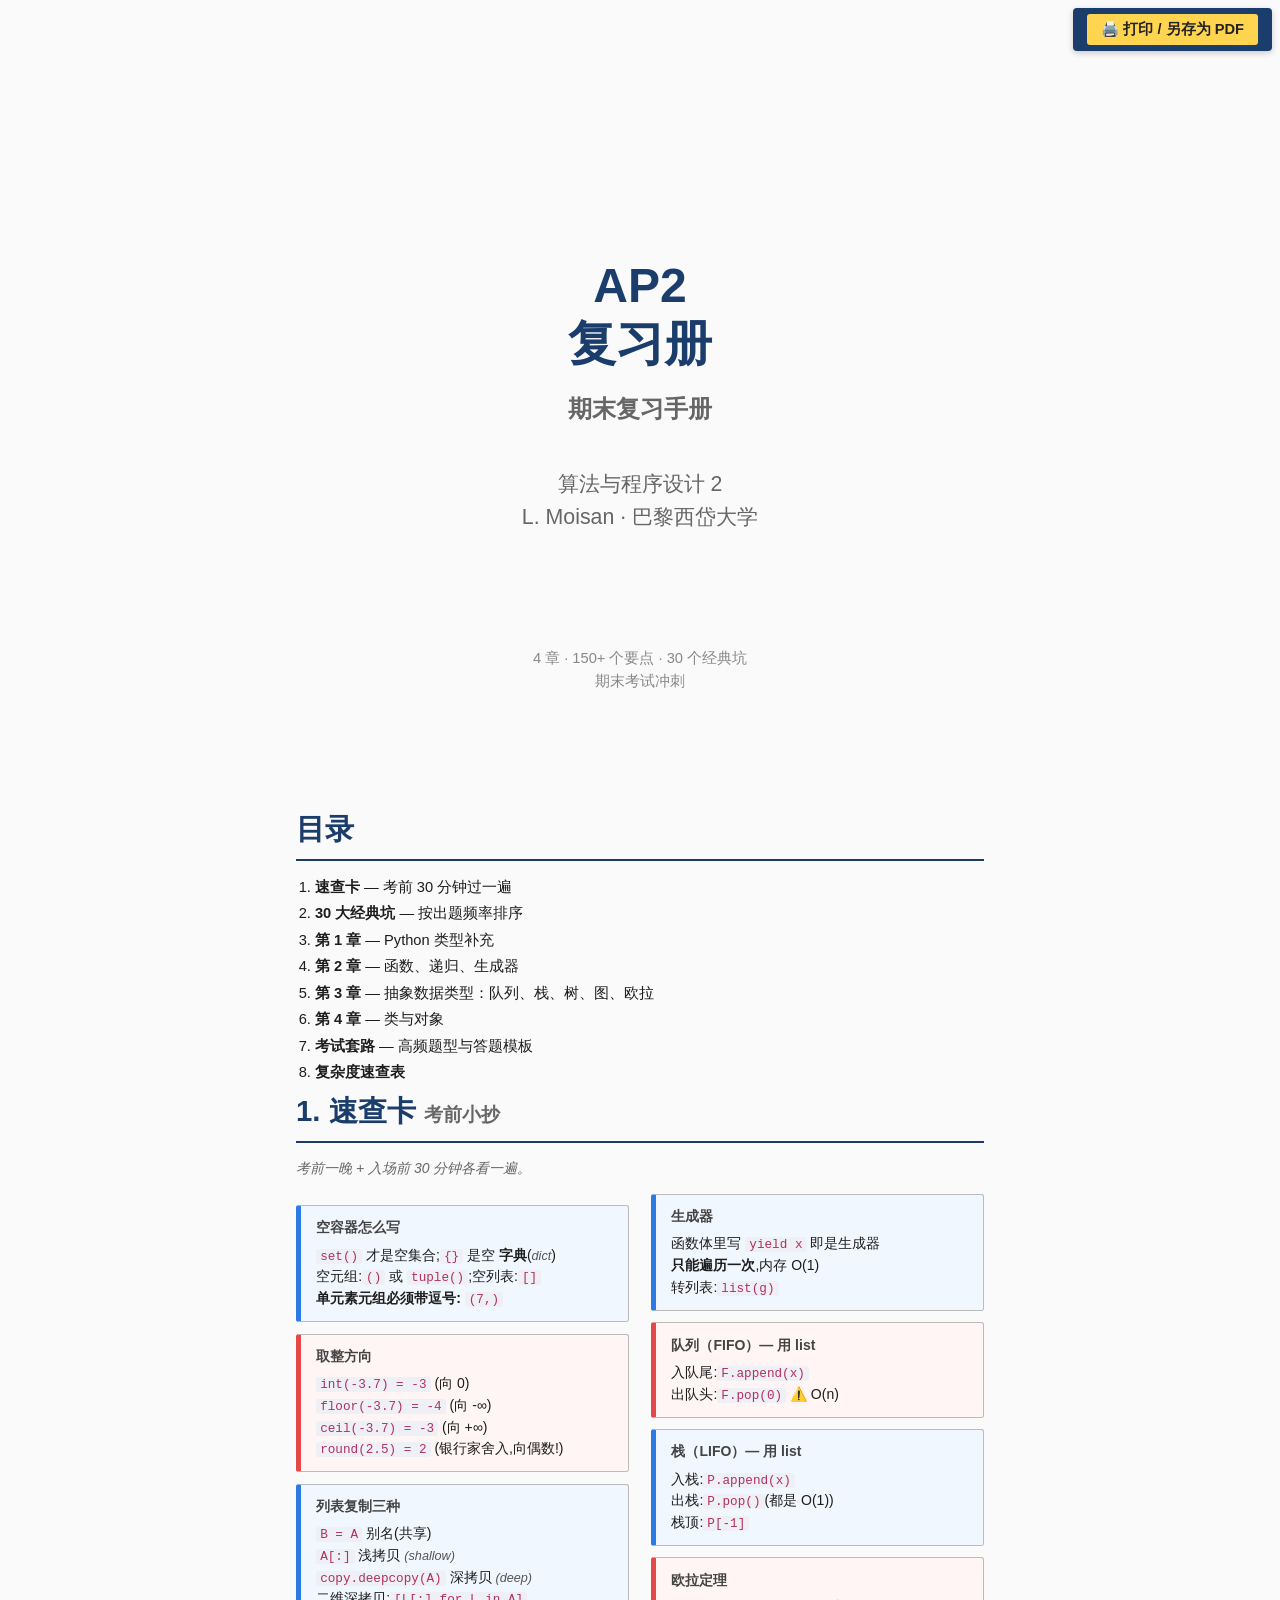
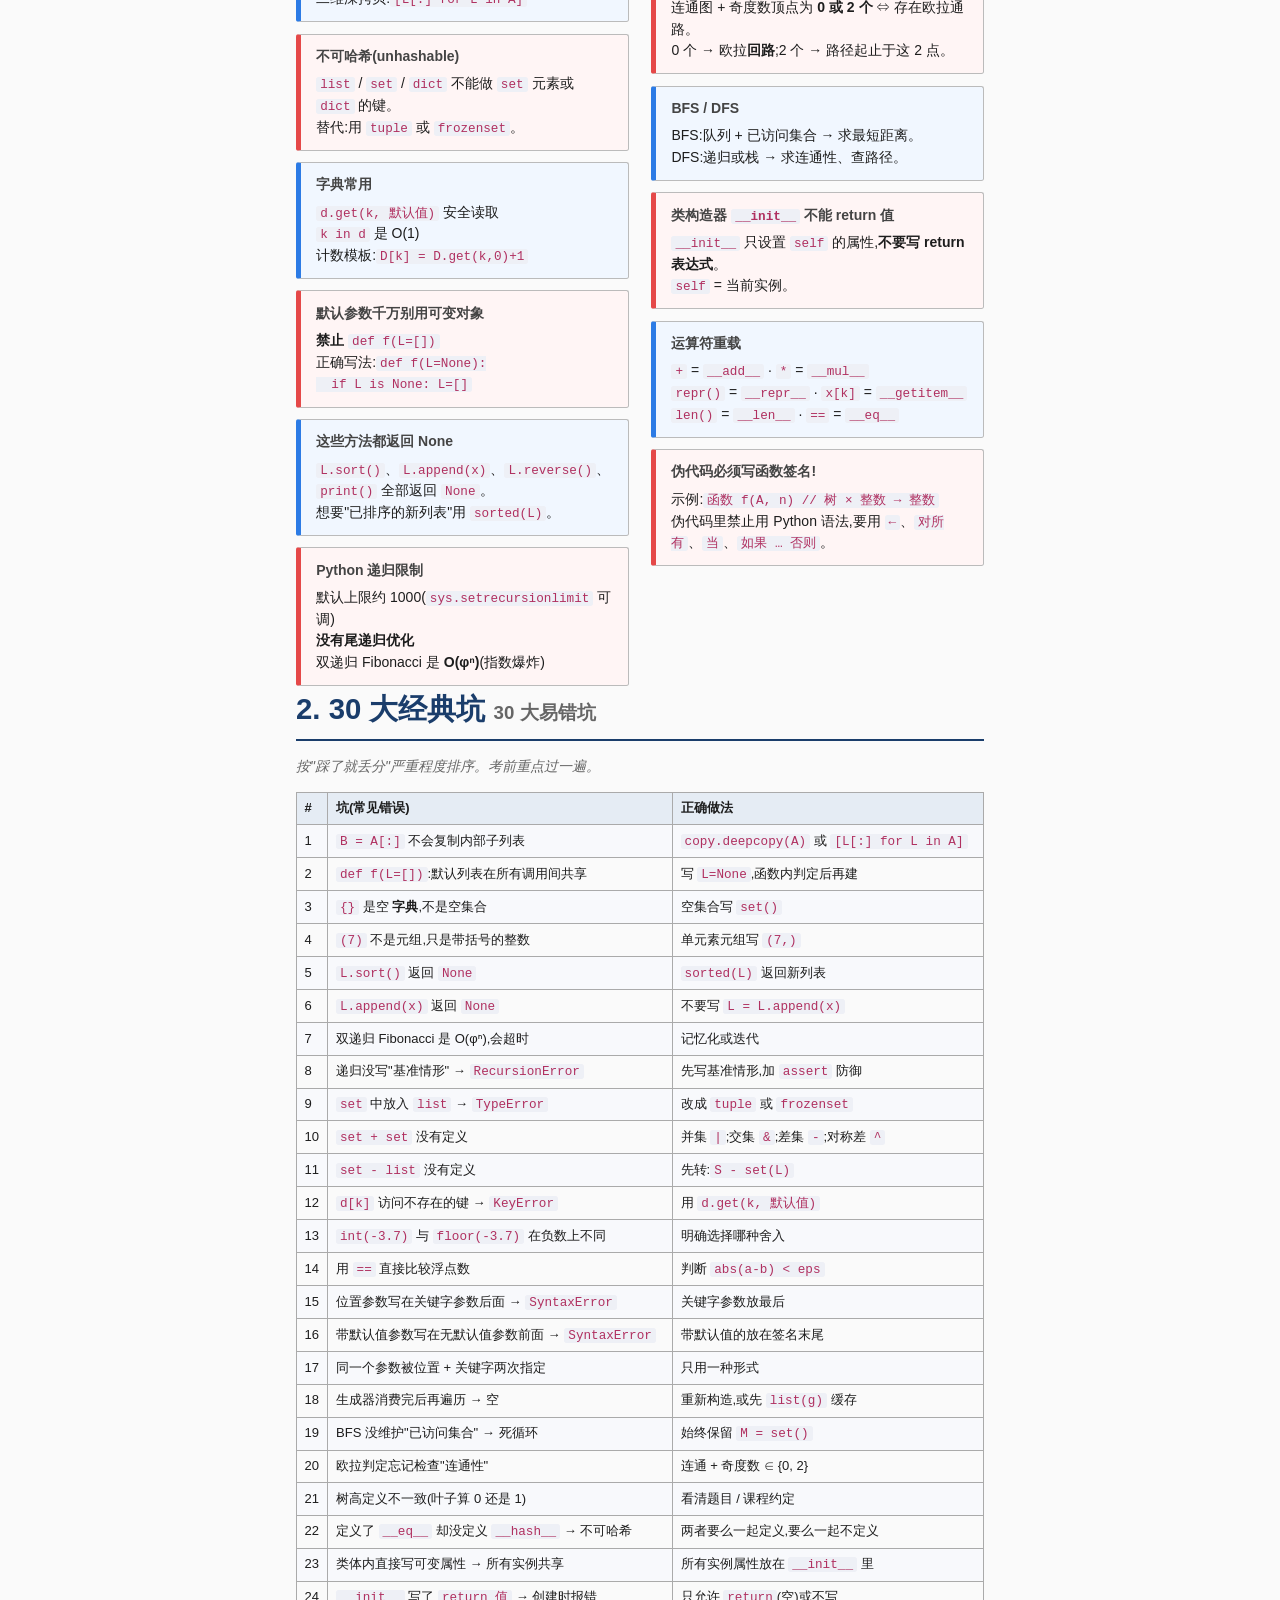
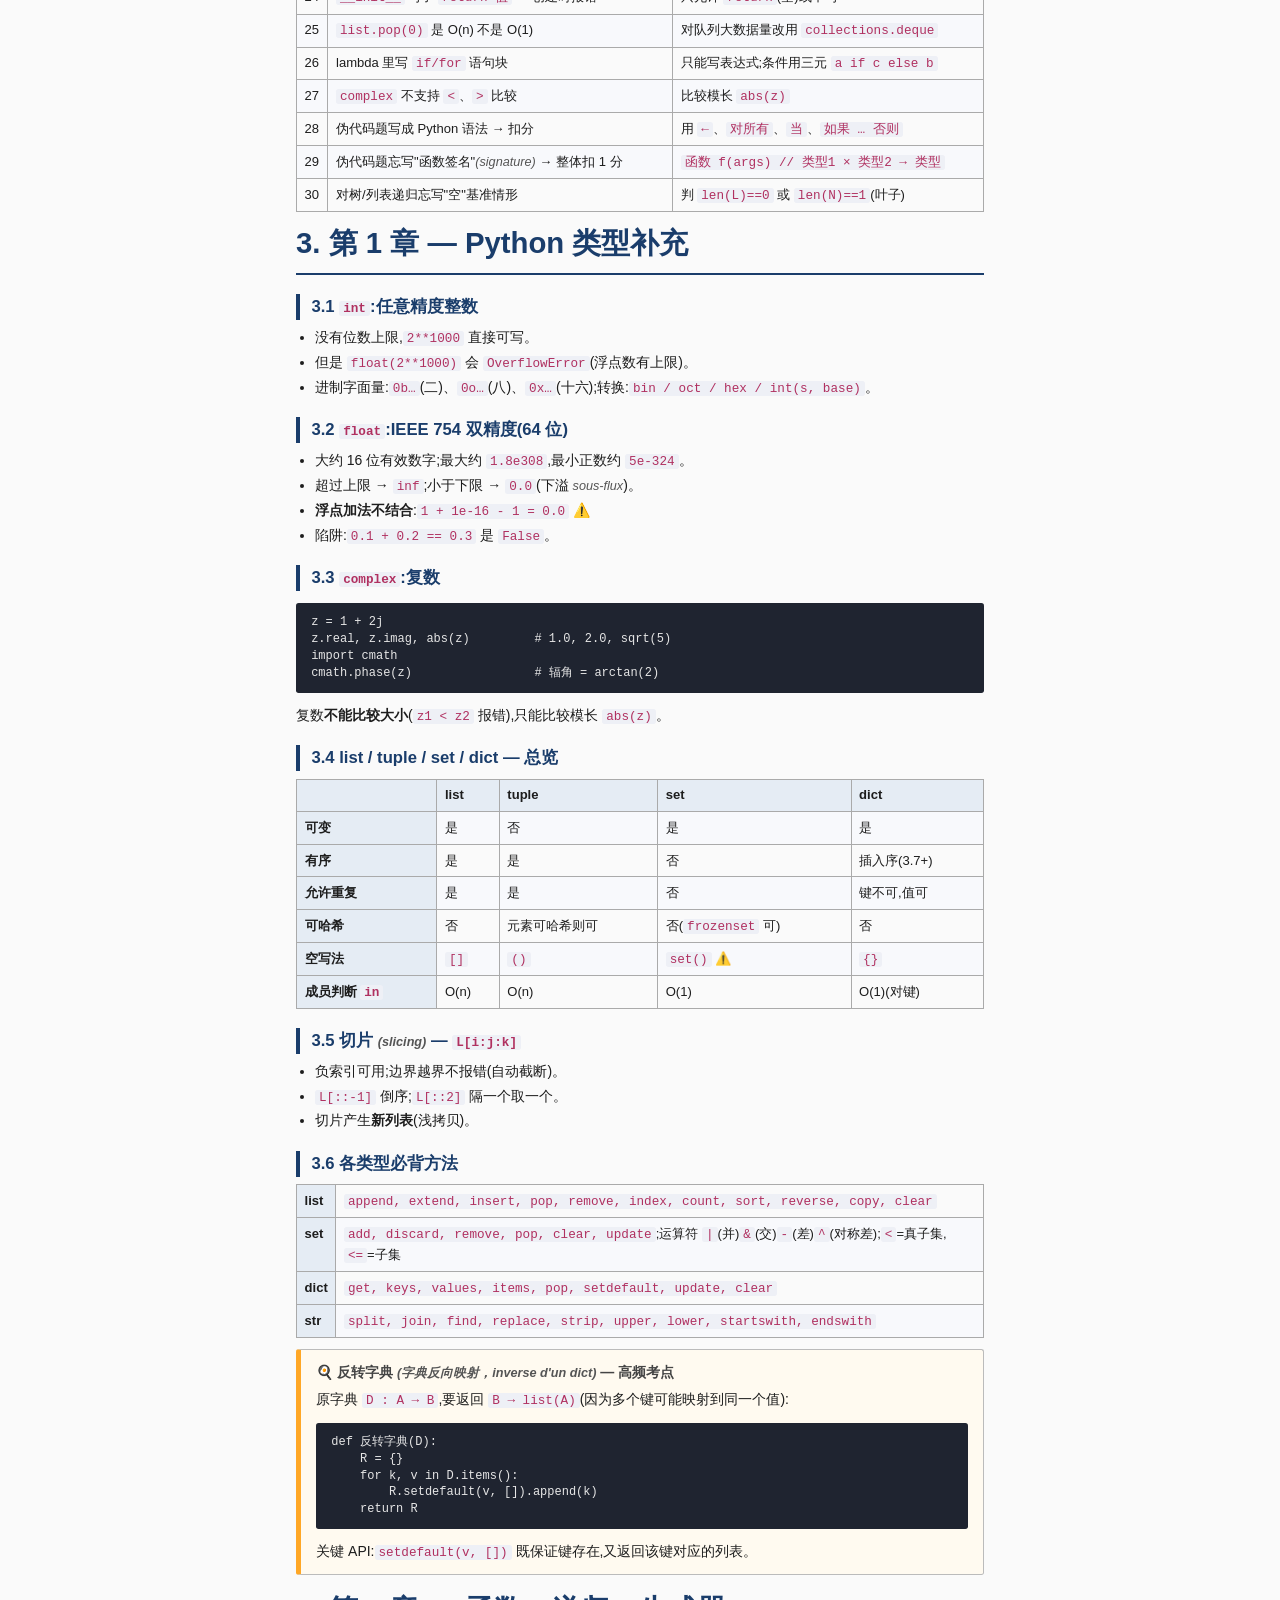
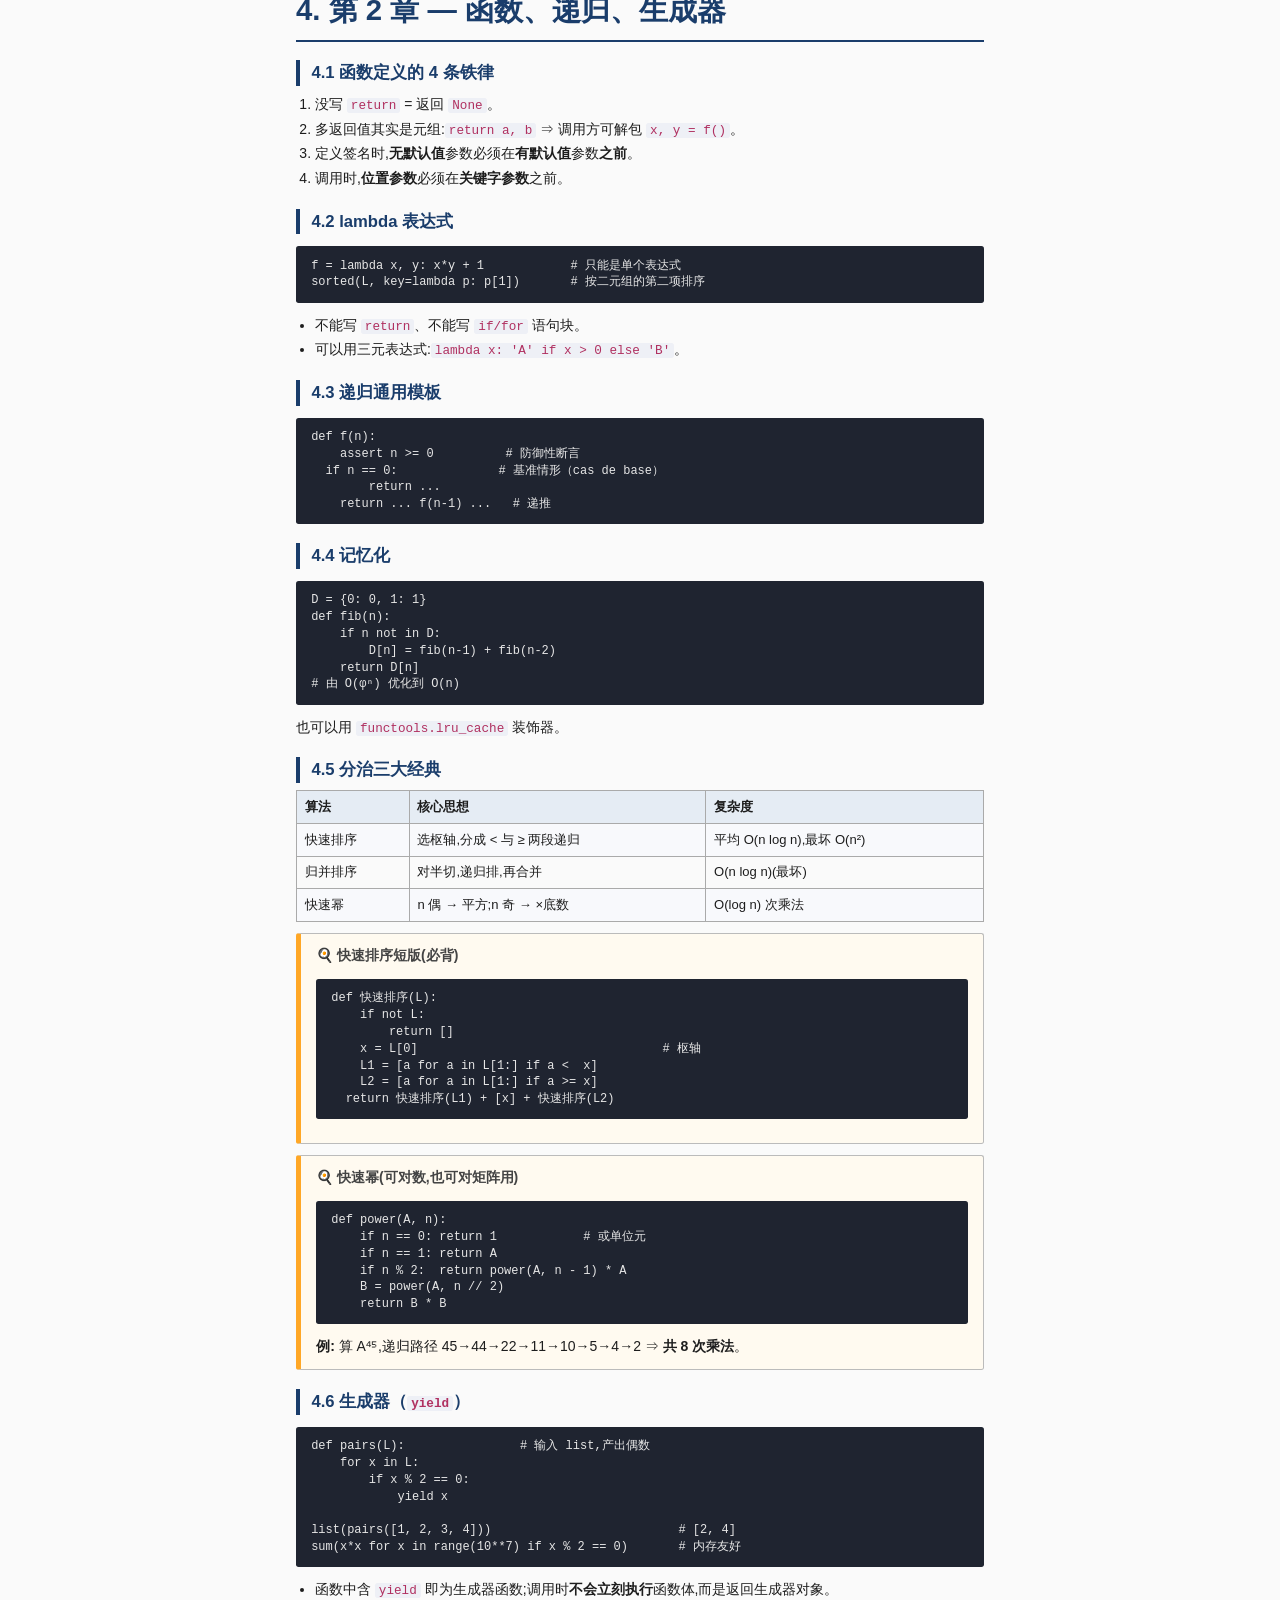
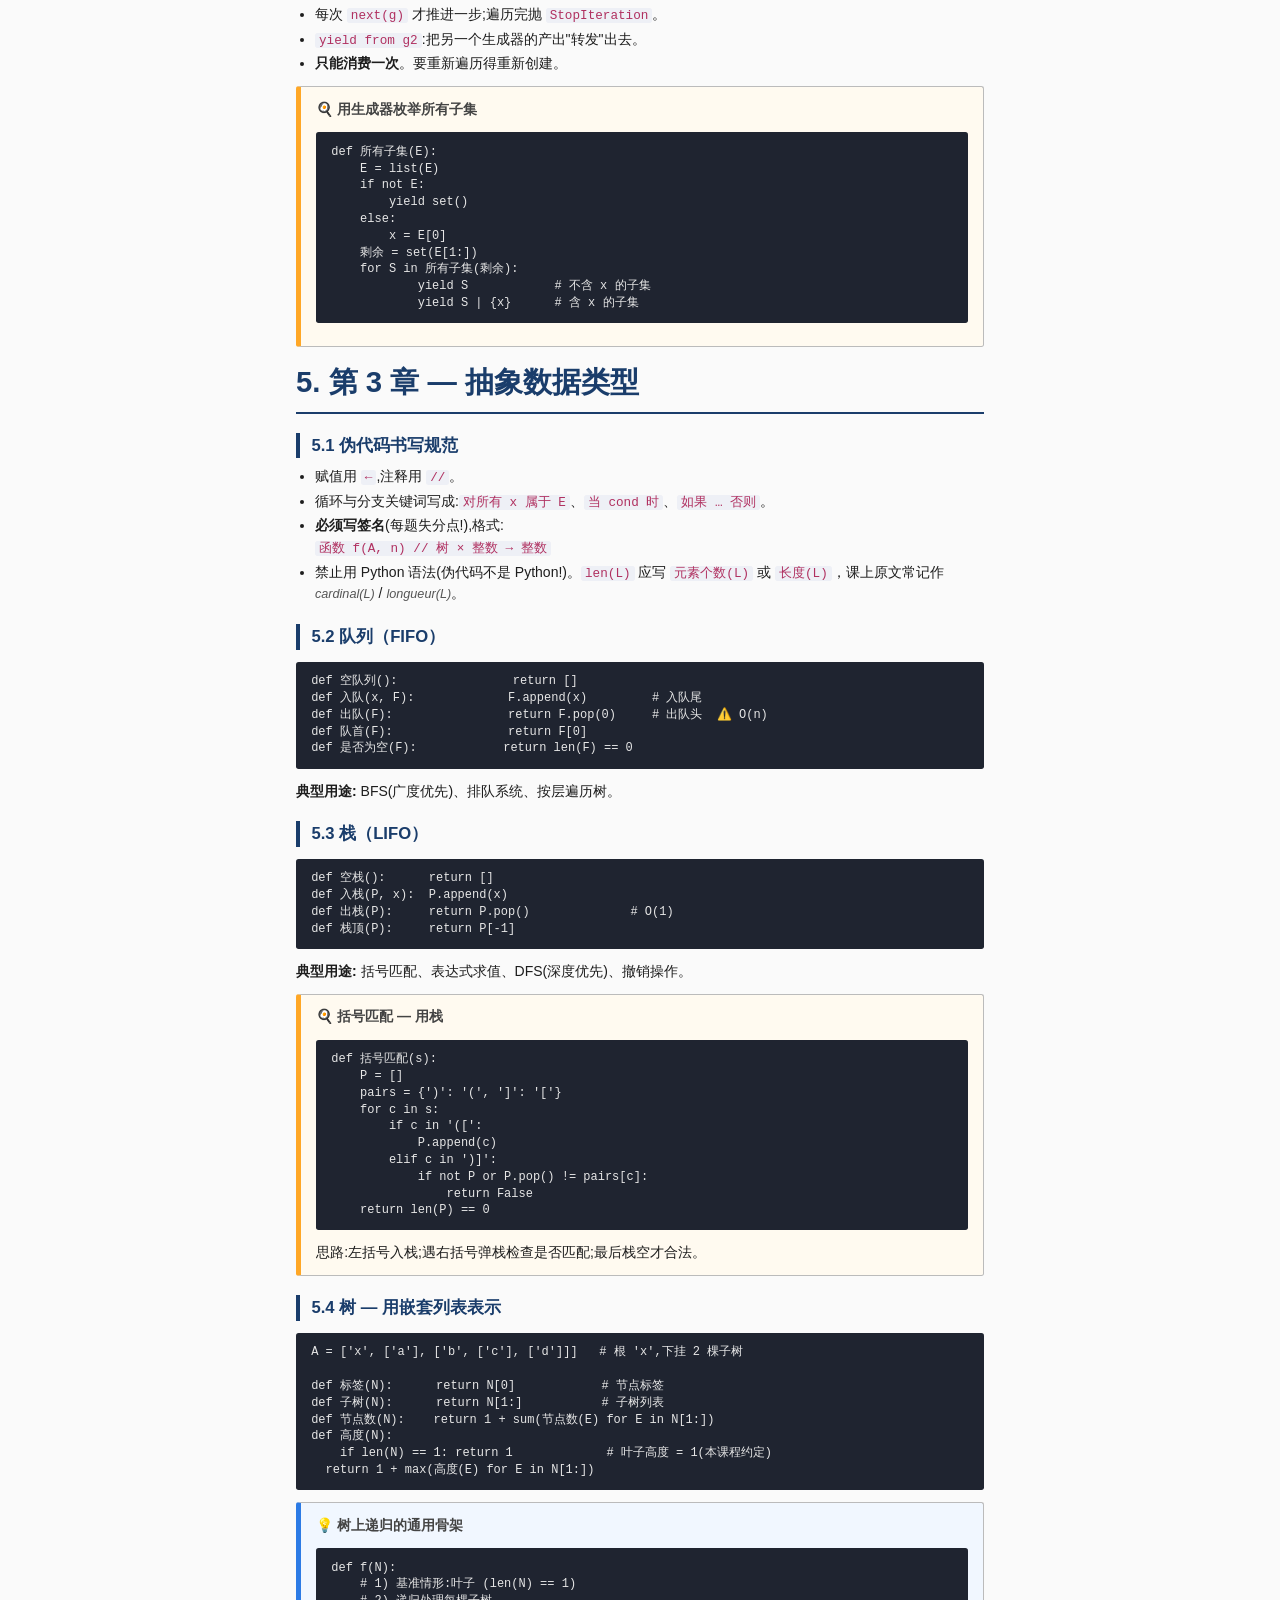
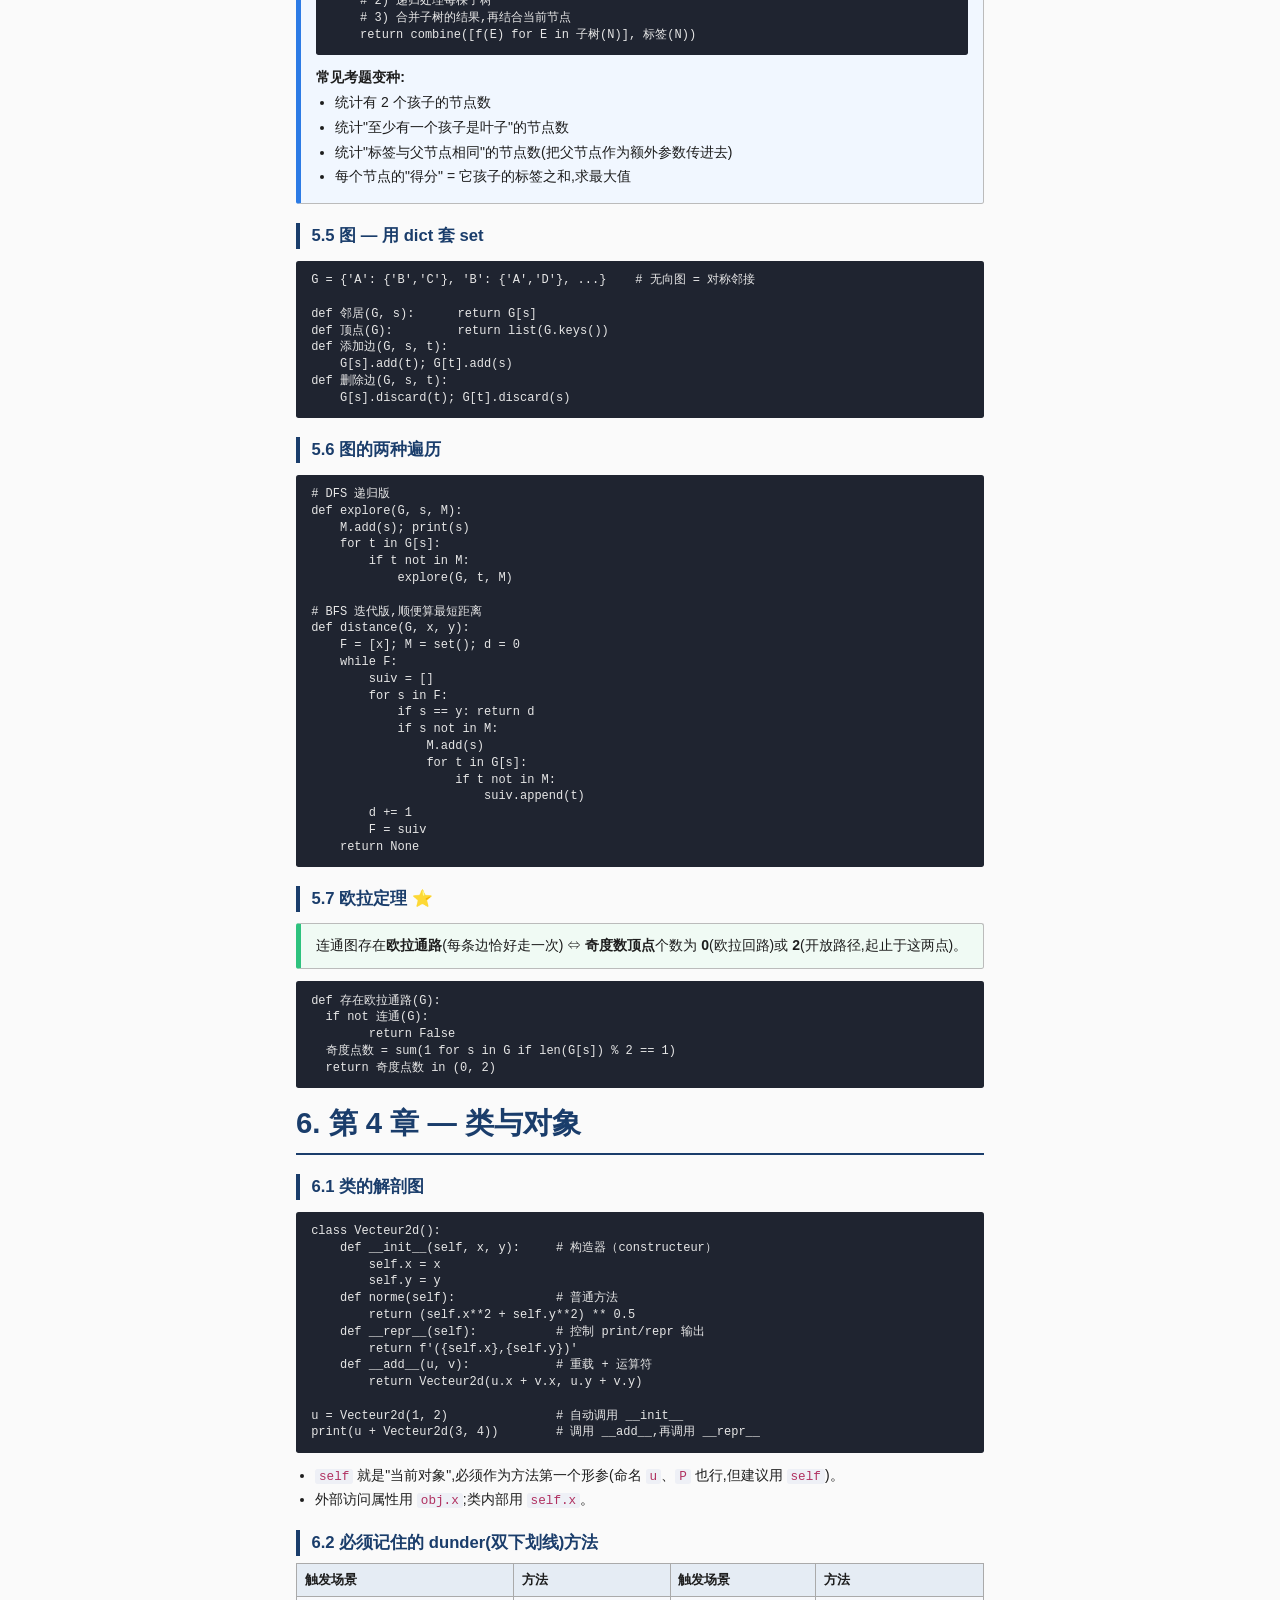
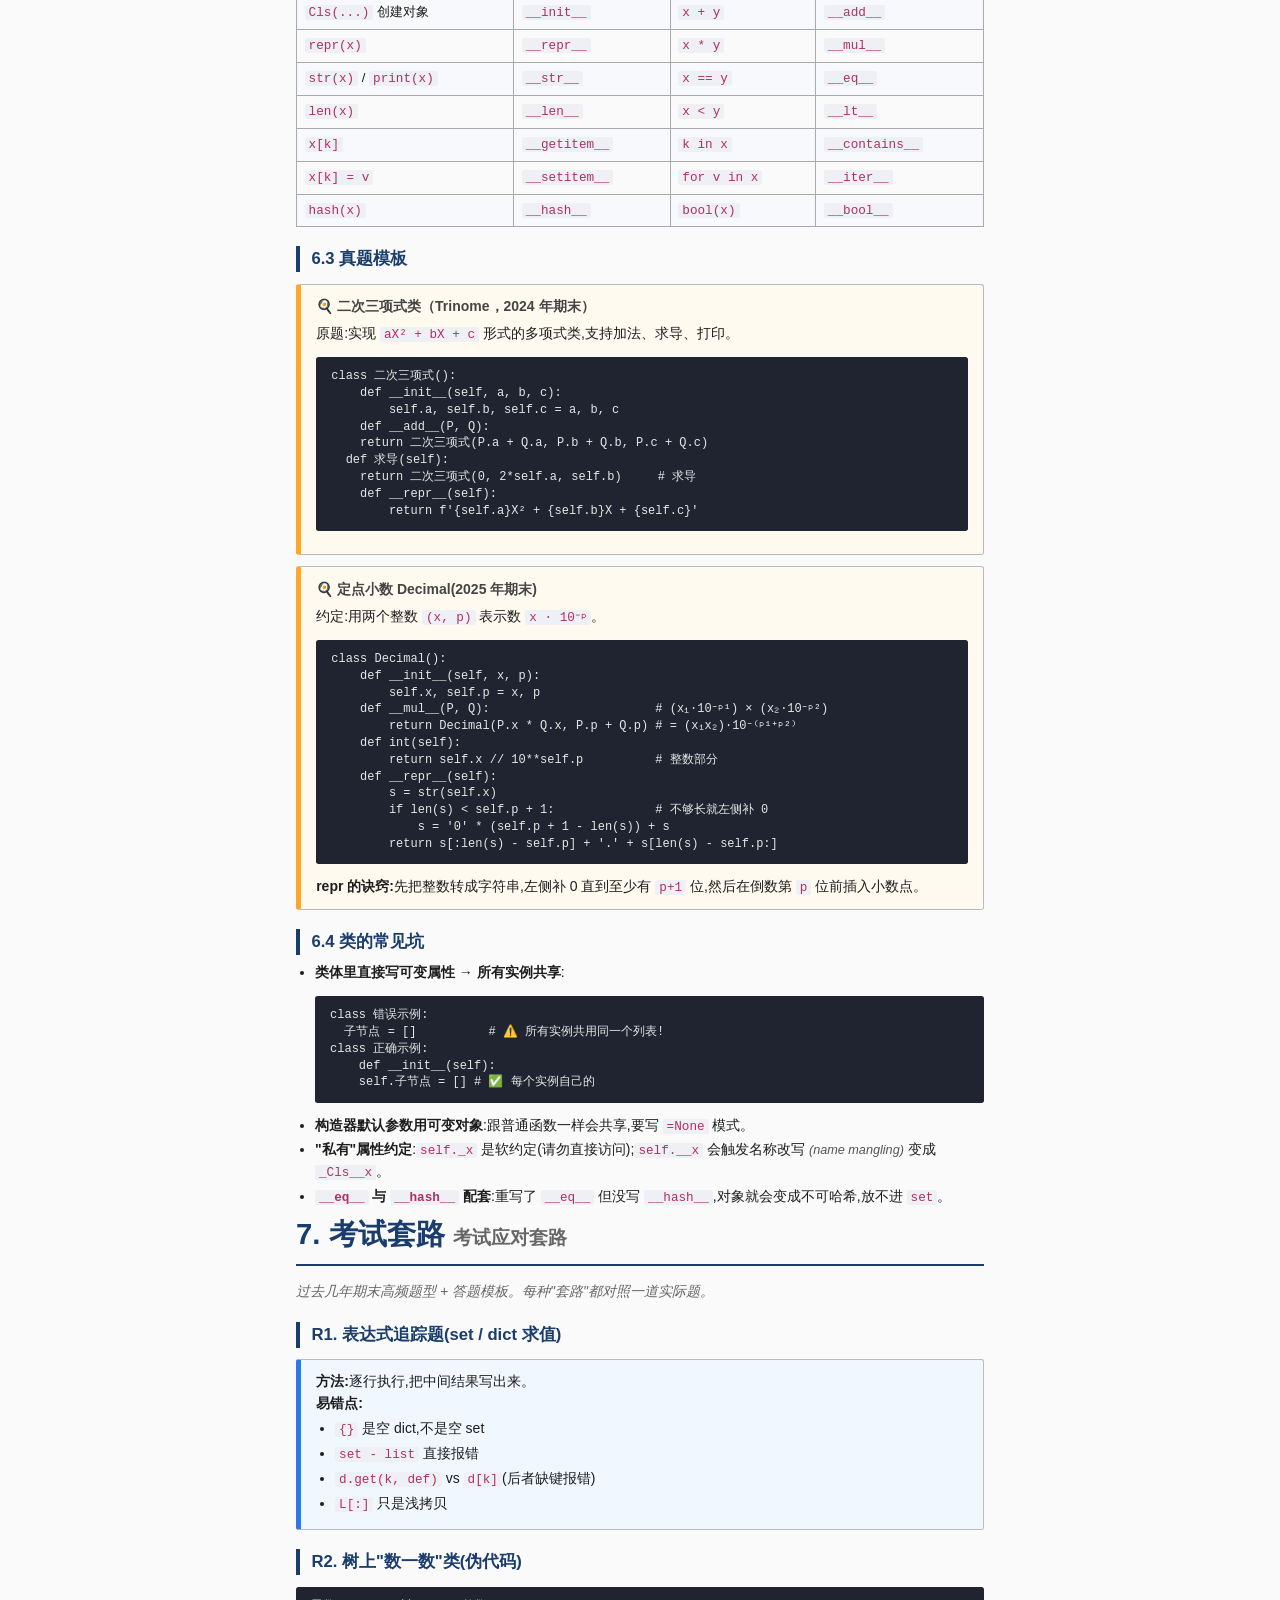
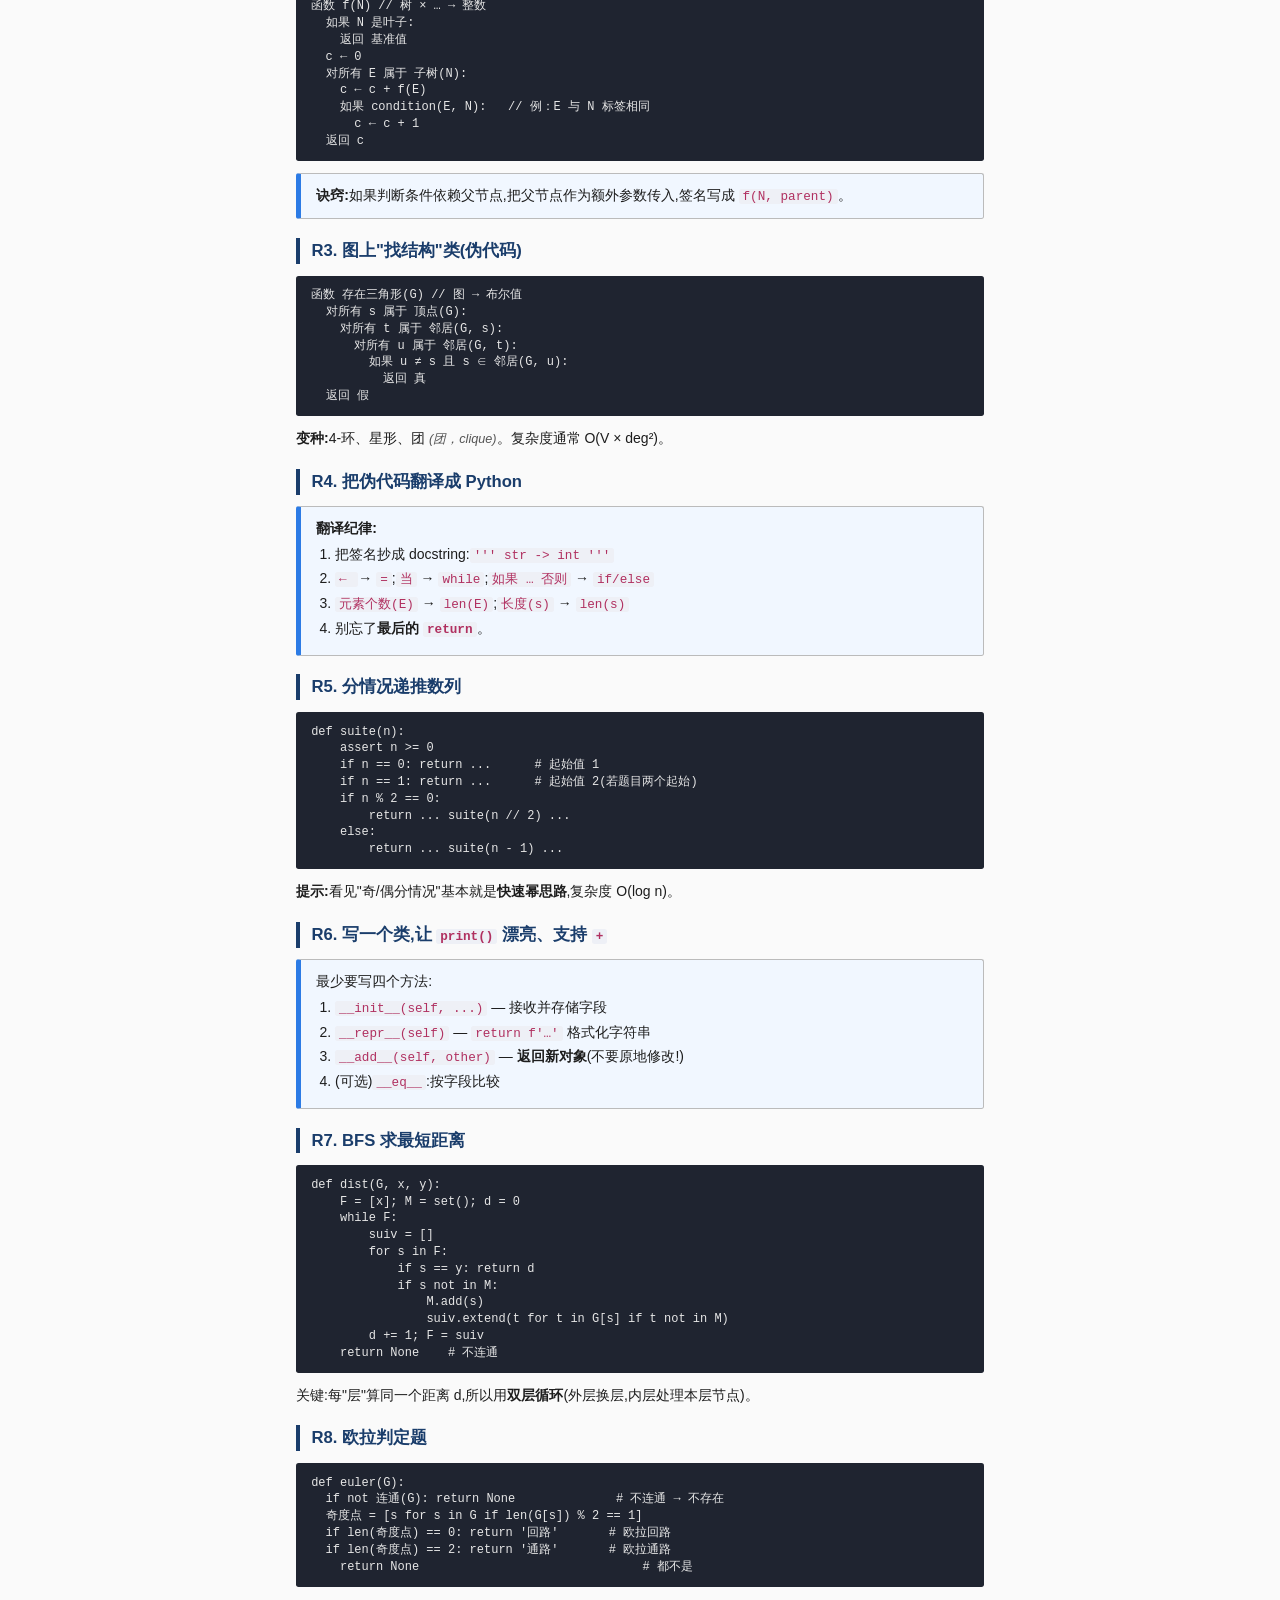
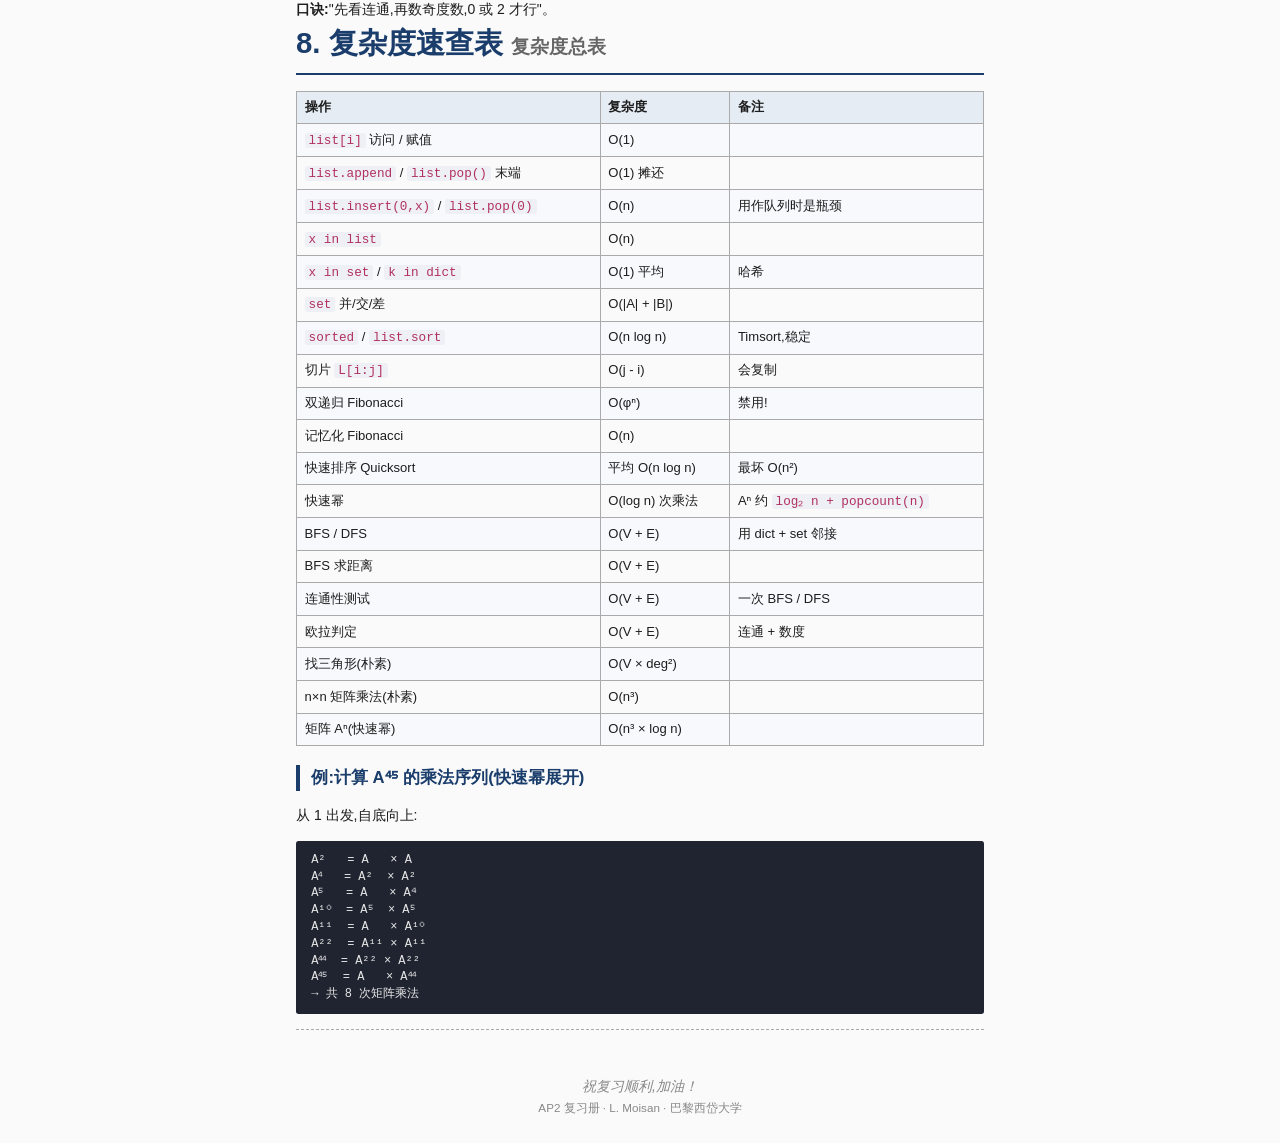
<file: fascicule.html>
<!DOCTYPE html>
<html lang="zh-CN">
<head>
<meta charset="UTF-8">
<title>AP2 复习册 — 算法与程序设计 2</title>
<style>
/* ============================================================
   Print-first stylesheet (A4, 复习册)
   ============================================================ */
@page { size: A4; margin: 14mm 12mm; }
* { box-sizing: border-box; }
body {
  font-family: "Segoe UI", "PingFang SC", "Microsoft YaHei", sans-serif;
  font-size: 10.5pt; line-height: 1.55; color: #1d1d1d;
  max-width: 190mm; margin: 0 auto; padding: 8mm 4mm;
  background: #fafafa;
}
@media print {
  body { background: white; padding: 0; max-width: none; }
  .no-print { display: none !important; }
  .page-break { page-break-after: always; }
  h2 { page-break-before: auto; }
  table, pre, .box { page-break-inside: avoid; }
}

h1 { font-size: 22pt; margin: 0 0 4mm; color: #1a3d6b; border-bottom: 2pt solid #1a3d6b; padding-bottom: 2mm; }
h2 { font-size: 15pt; color: white; background: #1a3d6b; padding: 2mm 4mm; margin: 8mm -2mm 4mm; border-radius: 2pt; }
h3 { font-size: 12.5pt; color: #1a3d6b; margin: 5mm 0 2mm; border-left: 3pt solid #1a3d6b; padding-left: 3mm; }
h4 { font-size: 10.5pt; color: #444; margin: 3mm 0 1mm; font-weight: 600; }

code { font-family: Consolas, "SF Mono", monospace; background: #eef0f6; padding: 0 3pt; border-radius: 2pt; color: #b03060; font-size: 9.5pt; }
pre  { font-family: Consolas, monospace; background: #1f2430; color: #e6e6e6; padding: 3mm 4mm; border-radius: 2pt; font-size: 9pt; overflow-x: auto; line-height: 1.4; }
pre code { background: none; color: inherit; padding: 0; }

table { border-collapse: collapse; width: 100%; margin: 2mm 0; font-size: 9.8pt; }
th, td { border: 0.5pt solid #aaa; padding: 1.5mm 2mm; text-align: left; vertical-align: top; }
th { background: #e5ecf4; font-weight: 600; }
tr:nth-child(even) td { background: #f8f9fc; }

.box { border: 1pt solid #bbb; background: #fafbff; padding: 3mm 4mm; margin: 3mm 0; border-radius: 2pt; }
.warn   { border-left: 4pt solid #e54848; background: #fff5f5; }
.tip    { border-left: 4pt solid #2c7be5; background: #f1f7ff; }
.recipe { border-left: 4pt solid #ffa726; background: #fffaf0; }
.success{ border-left: 4pt solid #2ec27e; background: #f0faf4; }
.box .title { font-weight: 600; color: #444; font-size: 10.5pt; margin-bottom: 1.5mm; }

.cols-2 { column-count: 2; column-gap: 6mm; }
.cols-2 > * { break-inside: avoid; }

.fr { color: #555; font-style: italic; font-size: 9.5pt; }   /* 法语原文标注 */
.term { color: #1a3d6b; font-weight: 600; }                  /* 重点术语 */

.toc { font-size: 11pt; }
.toc li { margin: 1mm 0; }

.cover { text-align: center; padding: 60mm 0 30mm; }
.cover .title { font-size: 36pt; color: #1a3d6b; font-weight: 700; line-height: 1.2; }
.cover .sub  { font-size: 16pt; color: #666; margin-top: 10mm; }
.cover .meta { margin-top: 30mm; color: #888; font-size: 11pt; }

.toolbar {
  position: fixed; top: 8px; right: 8px; background: #1a3d6b; color: white;
  padding: 6px 14px; border-radius: 4px; box-shadow: 0 2px 6px rgba(0,0,0,0.2);
  font-size: 12pt; z-index: 999;
}
.toolbar button {
  background: #ffd54f; color: #222; border: none; padding: 6px 14px;
  border-radius: 3px; cursor: pointer; font-weight: 600; font-size: 11pt;
}

ul, ol { padding-left: 5mm; margin: 1mm 0; }
li { margin: 0.8mm 0; }
hr { border: none; border-top: 0.5pt dashed #aaa; margin: 4mm 0; }
</style>
</head>
<body>

<div class="toolbar no-print">
  <button onclick="window.print()">🖨️ 打印 / 另存为 PDF</button>
</div>

<!-- ================== 封面 ================== -->
<div class="cover page-break">
  <div class="title">AP2<br>复习册<br><span style="font-size:18pt; color:#666">期末复习手册</span></div>
  <div class="sub">算法与程序设计 2<br>L. Moisan · 巴黎西岱大学</div>
  <div class="meta">
    4 章 · 150+ 个要点 · 30 个经典坑<br>
    期末考试冲刺
  </div>
</div>

<!-- ================== 目录 ================== -->
<h1>目录</h1>
<ol class="toc">
  <li><strong>速查卡</strong> — 考前 30 分钟过一遍</li>
  <li><strong>30 大经典坑</strong> — 按出题频率排序</li>
  <li><strong>第 1 章</strong> — Python 类型补充</li>
  <li><strong>第 2 章</strong> — 函数、递归、生成器</li>
  <li><strong>第 3 章</strong> — 抽象数据类型：队列、栈、树、图、欧拉</li>
  <li><strong>第 4 章</strong> — 类与对象</li>
  <li><strong>考试套路</strong> — 高频题型与答题模板</li>
  <li><strong>复杂度速查表</strong></li>
</ol>

<div class="page-break"></div>

<!-- ================== 1. 速查卡 ================== -->
<h1>1. 速查卡 <span style="font-size:14pt;color:#666">考前小抄</span></h1>
<p style="color:#666"><em>考前一晚 + 入场前 30 分钟各看一遍。</em></p>

<div class="cols-2">

<div class="box tip">
  <div class="title">空容器怎么写</div>
  <code>set()</code> 才是空集合;<code>{}</code> 是空 <strong>字典</strong>(<span class="fr">dict</span>)<br>
  空元组:<code>()</code> 或 <code>tuple()</code>;空列表:<code>[]</code><br>
  <strong>单元素元组必须带逗号:</strong> <code>(7,)</code>
</div>

<div class="box warn">
  <div class="title">取整方向</div>
  <code>int(-3.7) = -3</code> (向 0)<br>
  <code>floor(-3.7) = -4</code> (向 -∞)<br>
  <code>ceil(-3.7) = -3</code> (向 +∞)<br>
  <code>round(2.5) = 2</code> (银行家舍入,向偶数!)
</div>

<div class="box tip">
  <div class="title">列表复制三种</div>
  <code>B = A</code> 别名(共享)<br>
  <code>A[:]</code> 浅拷贝 <span class="fr">(shallow)</span><br>
  <code>copy.deepcopy(A)</code> 深拷贝 <span class="fr">(deep)</span><br>
  二维深拷贝:<code>[L[:] for L in A]</code>
</div>

<div class="box warn">
  <div class="title">不可哈希(unhashable)</div>
  <code>list</code> / <code>set</code> / <code>dict</code> 不能做 <code>set</code> 元素或 <code>dict</code> 的键。<br>
  替代:用 <code>tuple</code> 或 <code>frozenset</code>。
</div>

<div class="box tip">
  <div class="title">字典常用</div>
  <code>d.get(k, 默认值)</code> 安全读取<br>
  <code>k in d</code> 是 O(1)<br>
  计数模板:<code>D[k] = D.get(k,0)+1</code>
</div>

<div class="box warn">
  <div class="title">默认参数千万别用可变对象</div>
  <strong>禁止</strong> <code>def f(L=[])</code><br>
  正确写法:<code>def f(L=None):<br>&nbsp;&nbsp;if L is None: L=[]</code>
</div>

<div class="box tip">
  <div class="title">这些方法都返回 None</div>
  <code>L.sort()</code>、<code>L.append(x)</code>、<code>L.reverse()</code>、<code>print()</code> 全部返回 <code>None</code>。<br>
  想要"已排序的新列表"用 <code>sorted(L)</code>。
</div>

<div class="box warn">
  <div class="title">Python 递归限制</div>
  默认上限约 1000(<code>sys.setrecursionlimit</code> 可调)<br>
  <strong>没有尾递归优化</strong><br>
  双递归 Fibonacci 是 <strong>O(φⁿ)</strong>(指数爆炸)
</div>

<div class="box tip">
  <div class="title">生成器</div>
  函数体里写 <code>yield x</code> 即是生成器<br>
  <strong>只能遍历一次</strong>,内存 O(1)<br>
  转列表:<code>list(g)</code>
</div>

<div class="box warn">
  <div class="title">队列（FIFO）— 用 list</div>
  入队尾:<code>F.append(x)</code><br>
  出队头:<code>F.pop(0)</code> ⚠️ O(n)
</div>

<div class="box tip">
  <div class="title">栈（LIFO）— 用 list</div>
  入栈:<code>P.append(x)</code><br>
  出栈:<code>P.pop()</code>(都是 O(1))<br>
  栈顶:<code>P[-1]</code>
</div>

<div class="box warn">
  <div class="title">欧拉定理</div>
  连通图 + 奇度数顶点为 <strong>0 或 2 个</strong> ⇔ 存在欧拉通路。<br>
  0 个 → 欧拉<strong>回路</strong>;2 个 → 路径起止于这 2 点。
</div>

<div class="box tip">
  <div class="title">BFS / DFS</div>
  BFS:队列 + 已访问集合 → 求最短距离。<br>
  DFS:递归或栈 → 求连通性、查路径。
</div>

<div class="box warn">
  <div class="title">类构造器 <code>__init__</code> 不能 return 值</div>
  <code>__init__</code> 只设置 <code>self</code> 的属性,<strong>不要写 return 表达式</strong>。<br>
  <code>self</code> = 当前实例。
</div>

<div class="box tip">
  <div class="title">运算符重载</div>
  <code>+</code> = <code>__add__</code> · <code>*</code> = <code>__mul__</code><br>
  <code>repr()</code> = <code>__repr__</code> · <code>x[k]</code> = <code>__getitem__</code><br>
  <code>len()</code> = <code>__len__</code> · <code>==</code> = <code>__eq__</code>
</div>

<div class="box warn">
  <div class="title">伪代码必须写函数签名!</div>
  示例:<code>函数 f(A, n) // 树 × 整数 → 整数</code><br>
  伪代码里禁止用 Python 语法,要用 <code>←</code>、<code>对所有</code>、<code>当</code>、<code>如果 … 否则</code>。
</div>

</div>

<div class="page-break"></div>

<!-- ================== 2. TOP 30 ================== -->
<h1>2. 30 大经典坑 <span style="font-size:14pt;color:#666">30 大易错坑</span></h1>
<p style="color:#666"><em>按"踩了就丢分"严重程度排序。考前重点过一遍。</em></p>

<table>
<tr><th>#</th><th>坑(常见错误)</th><th>正确做法</th></tr>
<tr><td>1</td><td><code>B = A[:]</code> 不会复制内部子列表</td><td><code>copy.deepcopy(A)</code> 或 <code>[L[:] for L in A]</code></td></tr>
<tr><td>2</td><td><code>def f(L=[])</code>:默认列表在所有调用间共享</td><td>写 <code>L=None</code>,函数内判定后再建</td></tr>
<tr><td>3</td><td><code>{}</code> 是空 <strong>字典</strong>,不是空集合</td><td>空集合写 <code>set()</code></td></tr>
<tr><td>4</td><td><code>(7)</code> 不是元组,只是带括号的整数</td><td>单元素元组写 <code>(7,)</code></td></tr>
<tr><td>5</td><td><code>L.sort()</code> 返回 <code>None</code></td><td><code>sorted(L)</code> 返回新列表</td></tr>
<tr><td>6</td><td><code>L.append(x)</code> 返回 <code>None</code></td><td>不要写 <code>L = L.append(x)</code></td></tr>
<tr><td>7</td><td>双递归 Fibonacci 是 O(φⁿ),会超时</td><td>记忆化或迭代</td></tr>
<tr><td>8</td><td>递归没写"基准情形" → <code>RecursionError</code></td><td>先写基准情形,加 <code>assert</code> 防御</td></tr>
<tr><td>9</td><td><code>set</code> 中放入 <code>list</code> → <code>TypeError</code></td><td>改成 <code>tuple</code> 或 <code>frozenset</code></td></tr>
<tr><td>10</td><td><code>set + set</code> 没有定义</td><td>并集 <code>|</code>;交集 <code>&amp;</code>;差集 <code>-</code>;对称差 <code>^</code></td></tr>
<tr><td>11</td><td><code>set - list</code> 没有定义</td><td>先转:<code>S - set(L)</code></td></tr>
<tr><td>12</td><td><code>d[k]</code> 访问不存在的键 → <code>KeyError</code></td><td>用 <code>d.get(k, 默认值)</code></td></tr>
<tr><td>13</td><td><code>int(-3.7)</code> 与 <code>floor(-3.7)</code> 在负数上不同</td><td>明确选择哪种舍入</td></tr>
<tr><td>14</td><td>用 <code>==</code> 直接比较浮点数</td><td>判断 <code>abs(a-b) &lt; eps</code></td></tr>
<tr><td>15</td><td>位置参数写在关键字参数后面 → <code>SyntaxError</code></td><td>关键字参数放最后</td></tr>
<tr><td>16</td><td>带默认值参数写在无默认值参数前面 → <code>SyntaxError</code></td><td>带默认值的放在签名末尾</td></tr>
<tr><td>17</td><td>同一个参数被位置 + 关键字两次指定</td><td>只用一种形式</td></tr>
<tr><td>18</td><td>生成器消费完后再遍历 → 空</td><td>重新构造,或先 <code>list(g)</code> 缓存</td></tr>
<tr><td>19</td><td>BFS 没维护"已访问集合" → 死循环</td><td>始终保留 <code>M = set()</code></td></tr>
<tr><td>20</td><td>欧拉判定忘记检查"连通性"</td><td>连通 + 奇度数 ∈ {0, 2}</td></tr>
<tr><td>21</td><td>树高定义不一致(叶子算 0 还是 1)</td><td>看清题目 / 课程约定</td></tr>
<tr><td>22</td><td>定义了 <code>__eq__</code> 却没定义 <code>__hash__</code> → 不可哈希</td><td>两者要么一起定义,要么一起不定义</td></tr>
<tr><td>23</td><td>类体内直接写可变属性 → 所有实例共享</td><td>所有实例属性放在 <code>__init__</code> 里</td></tr>
<tr><td>24</td><td><code>__init__</code> 写了 <code>return 值</code> → 创建时报错</td><td>只允许 <code>return</code>(空)或不写</td></tr>
<tr><td>25</td><td><code>list.pop(0)</code> 是 O(n) 不是 O(1)</td><td>对队列大数据量改用 <code>collections.deque</code></td></tr>
<tr><td>26</td><td>lambda 里写 <code>if/for</code> 语句块</td><td>只能写表达式;条件用三元 <code>a if c else b</code></td></tr>
<tr><td>27</td><td><code>complex</code> 不支持 <code>&lt;</code>、<code>&gt;</code> 比较</td><td>比较模长 <code>abs(z)</code></td></tr>
<tr><td>28</td><td>伪代码题写成 Python 语法 → 扣分</td><td>用 <code>←</code>、<code>对所有</code>、<code>当</code>、<code>如果 … 否则</code></td></tr>
<tr><td>29</td><td>伪代码题忘写"函数签名"<span class="fr">(signature)</span> → 整体扣 1 分</td><td><code>函数 f(args) // 类型1 × 类型2 → 类型</code></td></tr>
<tr><td>30</td><td>对树/列表递归忘写"空"基准情形</td><td>判 <code>len(L)==0</code> 或 <code>len(N)==1</code>(叶子)</td></tr>
</table>

<div class="page-break"></div>

<!-- ================== 3. CH1 ================== -->
<h1>3. 第 1 章 — Python 类型补充</h1>

<h3>3.1 <code>int</code>:任意精度整数</h3>
<ul>
  <li>没有位数上限,<code>2**1000</code> 直接可写。</li>
  <li>但是 <code>float(2**1000)</code> 会 <code>OverflowError</code>(浮点数有上限)。</li>
  <li>进制字面量:<code>0b…</code>(二)、<code>0o…</code>(八)、<code>0x…</code>(十六);转换:<code>bin / oct / hex / int(s, base)</code>。</li>
</ul>

<h3>3.2 <code>float</code>:IEEE 754 双精度(64 位)</h3>
<ul>
  <li>大约 16 位有效数字;最大约 <code>1.8e308</code>,最小正数约 <code>5e-324</code>。</li>
  <li>超过上限 → <code>inf</code>;小于下限 → <code>0.0</code>(下溢 <span class="fr">sous-flux</span>)。</li>
  <li><strong>浮点加法不结合</strong>:<code>1 + 1e-16 - 1 = 0.0</code> ⚠️</li>
  <li>陷阱:<code>0.1 + 0.2 == 0.3</code> 是 <code>False</code>。</li>
</ul>

<h3>3.3 <code>complex</code>:复数</h3>
<pre>z = 1 + 2j
z.real, z.imag, abs(z)         # 1.0, 2.0, sqrt(5)
import cmath
cmath.phase(z)                 # 辐角 = arctan(2)</pre>
复数<strong>不能比较大小</strong>(<code>z1 &lt; z2</code> 报错),只能比较模长 <code>abs(z)</code>。

<h3>3.4 list / tuple / set / dict — 总览</h3>
<table>
<tr><th></th><th>list</th><th>tuple</th><th>set</th><th>dict</th></tr>
<tr><th>可变</th><td>是</td><td>否</td><td>是</td><td>是</td></tr>
<tr><th>有序</th><td>是</td><td>是</td><td>否</td><td>插入序(3.7+)</td></tr>
<tr><th>允许重复</th><td>是</td><td>是</td><td>否</td><td>键不可,值可</td></tr>
<tr><th>可哈希</th><td>否</td><td>元素可哈希则可</td><td>否(<code>frozenset</code> 可)</td><td>否</td></tr>
<tr><th>空写法</th><td><code>[]</code></td><td><code>()</code></td><td><code>set()</code> ⚠️</td><td><code>{}</code></td></tr>
<tr><th>成员判断 <code>in</code></th><td>O(n)</td><td>O(n)</td><td>O(1)</td><td>O(1)(对键)</td></tr>
</table>

<h3>3.5 切片 <span class="fr">(slicing)</span> — <code>L[i:j:k]</code></h3>
<ul>
  <li>负索引可用;边界越界不报错(自动截断)。</li>
  <li><code>L[::-1]</code> 倒序;<code>L[::2]</code> 隔一个取一个。</li>
  <li>切片产生<strong>新列表</strong>(浅拷贝)。</li>
</ul>

<h3>3.6 各类型必背方法</h3>
<table>
<tr><th>list</th><td><code>append, extend, insert, pop, remove, index, count, sort, reverse, copy, clear</code></td></tr>
<tr><th>set</th><td><code>add, discard, remove, pop, clear, update</code>;运算符 <code>|</code>(并)<code>&amp;</code>(交)<code>-</code>(差)<code>^</code>(对称差);<code>&lt;</code>=真子集,<code>&lt;=</code>=子集</td></tr>
<tr><th>dict</th><td><code>get, keys, values, items, pop, setdefault, update, clear</code></td></tr>
<tr><th>str</th><td><code>split, join, find, replace, strip, upper, lower, startswith, endswith</code></td></tr>
</table>

<div class="box recipe">
  <div class="title">🍳 反转字典 <span class="fr">(字典反向映射，inverse d'un dict)</span> — 高频考点</div>
  原字典 <code>D : A → B</code>,要返回 <code>B → list(A)</code>(因为多个键可能映射到同一个值):
<pre>def 反转字典(D):
    R = {}
    for k, v in D.items():
        R.setdefault(v, []).append(k)
    return R</pre>
  关键 API:<code>setdefault(v, [])</code> 既保证键存在,又返回该键对应的列表。
</div>

<div class="page-break"></div>

<!-- ================== 4. CH2 ================== -->
<h1>4. 第 2 章 — 函数、递归、生成器</h1>

<h3>4.1 函数定义的 4 条铁律</h3>
<ol>
  <li>没写 <code>return</code> = 返回 <code>None</code>。</li>
  <li>多返回值其实是元组:<code>return a, b</code> ⇒ 调用方可解包 <code>x, y = f()</code>。</li>
  <li>定义签名时,<strong>无默认值</strong>参数必须在<strong>有默认值</strong>参数<strong>之前</strong>。</li>
  <li>调用时,<strong>位置参数</strong>必须在<strong>关键字参数</strong>之前。</li>
</ol>

<h3>4.2 lambda 表达式</h3>
<pre>f = lambda x, y: x*y + 1            # 只能是单个表达式
sorted(L, key=lambda p: p[1])       # 按二元组的第二项排序</pre>
<ul>
  <li>不能写 <code>return</code>、不能写 <code>if/for</code> 语句块。</li>
  <li>可以用三元表达式:<code>lambda x: 'A' if x &gt; 0 else 'B'</code>。</li>
</ul>

<h3>4.3 递归通用模板</h3>
<pre>def f(n):
    assert n &gt;= 0          # 防御性断言
  if n == 0:              # 基准情形（cas de base）
        return ...
    return ... f(n-1) ...   # 递推</pre>

<h3>4.4 记忆化</h3>
<pre>D = {0: 0, 1: 1}
def fib(n):
    if n not in D:
        D[n] = fib(n-1) + fib(n-2)
    return D[n]
# 由 O(φⁿ) 优化到 O(n)</pre>
也可以用 <code>functools.lru_cache</code> 装饰器。

<h3>4.5 分治三大经典</h3>
<table>
<tr><th>算法</th><th>核心思想</th><th>复杂度</th></tr>
<tr><td>快速排序</td><td>选枢轴,分成 &lt; 与 ≥ 两段递归</td><td>平均 O(n log n),最坏 O(n²)</td></tr>
<tr><td>归并排序</td><td>对半切,递归排,再合并</td><td>O(n log n)(最坏)</td></tr>
<tr><td>快速幂</td><td>n 偶 → 平方;n 奇 → ×底数</td><td>O(log n) 次乘法</td></tr>
</table>

<div class="box recipe">
  <div class="title">🍳 快速排序短版(必背)</div>
<pre>def 快速排序(L):
    if not L:
        return []
    x = L[0]                                  # 枢轴
    L1 = [a for a in L[1:] if a &lt;  x]
    L2 = [a for a in L[1:] if a &gt;= x]
  return 快速排序(L1) + [x] + 快速排序(L2)</pre>
</div>

<div class="box recipe">
  <div class="title">🍳 快速幂(可对数,也可对矩阵用)</div>
<pre>def power(A, n):
    if n == 0: return 1            # 或单位元
    if n == 1: return A
    if n % 2:  return power(A, n - 1) * A
    B = power(A, n // 2)
    return B * B</pre>
  <strong>例:</strong> 算 A⁴⁵,递归路径 45→44→22→11→10→5→4→2 ⇒ <strong>共 8 次乘法</strong>。
</div>

<h3>4.6 生成器（<code>yield</code>）</h3>
<pre>def pairs(L):                # 输入 list,产出偶数
    for x in L:
        if x % 2 == 0:
            yield x

list(pairs([1, 2, 3, 4]))                          # [2, 4]
sum(x*x for x in range(10**7) if x % 2 == 0)       # 内存友好</pre>
<ul>
  <li>函数中含 <code>yield</code> 即为生成器函数;调用时<strong>不会立刻执行</strong>函数体,而是返回生成器对象。</li>
  <li>每次 <code>next(g)</code> 才推进一步;遍历完抛 <code>StopIteration</code>。</li>
  <li><code>yield from g2</code>:把另一个生成器的产出"转发"出去。</li>
  <li><strong>只能消费一次</strong>。要重新遍历得重新创建。</li>
</ul>

<div class="box recipe">
  <div class="title">🍳 用生成器枚举所有子集</div>
<pre>def 所有子集(E):
    E = list(E)
    if not E:
        yield set()
    else:
        x = E[0]
    剩余 = set(E[1:])
    for S in 所有子集(剩余):
            yield S            # 不含 x 的子集
            yield S | {x}      # 含 x 的子集</pre>
</div>

<div class="page-break"></div>

<!-- ================== 5. CH3 ================== -->
<h1>5. 第 3 章 — 抽象数据类型</h1>

<h3>5.1 伪代码书写规范</h3>
<ul>
  <li>赋值用 <code>←</code>,注释用 <code>//</code>。</li>
  <li>循环与分支关键词写成:<code>对所有 x 属于 E</code>、<code>当 cond 时</code>、<code>如果 … 否则</code>。</li>
  <li><strong>必须写签名</strong>(每题失分点!),格式:<br>
      <code>函数 f(A, n) // 树 × 整数 → 整数</code></li>
  <li>禁止用 Python 语法(伪代码不是 Python!)。<code>len(L)</code> 应写 <code>元素个数(L)</code> 或 <code>长度(L)</code>，课上原文常记作 <span class="fr">cardinal(L)</span> / <span class="fr">longueur(L)</span>。</li>
</ul>

<h3>5.2 队列（FIFO）</h3>
<pre>def 空队列():                return []
def 入队(x, F):             F.append(x)         # 入队尾
def 出队(F):                return F.pop(0)     # 出队头  ⚠️ O(n)
def 队首(F):                return F[0]
def 是否为空(F):            return len(F) == 0</pre>
<strong>典型用途:</strong> BFS(广度优先)、排队系统、按层遍历树。

<h3>5.3 栈（LIFO）</h3>
<pre>def 空栈():      return []
def 入栈(P, x):  P.append(x)
def 出栈(P):     return P.pop()              # O(1)
def 栈顶(P):     return P[-1]</pre>
<strong>典型用途:</strong> 括号匹配、表达式求值、DFS(深度优先)、撤销操作。

<div class="box recipe">
  <div class="title">🍳 括号匹配 — 用栈</div>
<pre>def 括号匹配(s):
    P = []
    pairs = {')': '(', ']': '['}
    for c in s:
        if c in '([':
            P.append(c)
        elif c in ')]':
            if not P or P.pop() != pairs[c]:
                return False
    return len(P) == 0</pre>
  思路:左括号入栈;遇右括号弹栈检查是否匹配;最后栈空才合法。
</div>

<h3>5.4 树 — 用嵌套列表表示</h3>
<pre>A = ['x', ['a'], ['b', ['c'], ['d']]]   # 根 'x',下挂 2 棵子树

def 标签(N):      return N[0]            # 节点标签
def 子树(N):      return N[1:]           # 子树列表
def 节点数(N):    return 1 + sum(节点数(E) for E in N[1:])
def 高度(N):
    if len(N) == 1: return 1             # 叶子高度 = 1(本课程约定)
  return 1 + max(高度(E) for E in N[1:])</pre>

<div class="box tip">
  <div class="title">💡 树上递归的通用骨架</div>
<pre>def f(N):
    # 1) 基准情形:叶子 (len(N) == 1)
    # 2) 递归处理每棵子树
    # 3) 合并子树的结果,再结合当前节点
    return combine([f(E) for E in 子树(N)], 标签(N))</pre>
  <strong>常见考题变种:</strong>
  <ul>
    <li>统计有 2 个孩子的节点数</li>
    <li>统计"至少有一个孩子是叶子"的节点数</li>
    <li>统计"标签与父节点相同"的节点数(把父节点作为额外参数传进去)</li>
    <li>每个节点的"得分" = 它孩子的标签之和,求最大值</li>
  </ul>
</div>

<h3>5.5 图 — 用 dict 套 set</h3>
<pre>G = {'A': {'B','C'}, 'B': {'A','D'}, ...}    # 无向图 = 对称邻接

def 邻居(G, s):      return G[s]
def 顶点(G):         return list(G.keys())
def 添加边(G, s, t):
    G[s].add(t); G[t].add(s)
def 删除边(G, s, t):
    G[s].discard(t); G[t].discard(s)</pre>

<h3>5.6 图的两种遍历</h3>
<pre># DFS 递归版
def explore(G, s, M):
    M.add(s); print(s)
    for t in G[s]:
        if t not in M:
            explore(G, t, M)

# BFS 迭代版,顺便算最短距离
def distance(G, x, y):
    F = [x]; M = set(); d = 0
    while F:
        suiv = []
        for s in F:
            if s == y: return d
            if s not in M:
                M.add(s)
                for t in G[s]:
                    if t not in M:
                        suiv.append(t)
        d += 1
        F = suiv
    return None</pre>

<h3>5.7 欧拉定理 ⭐</h3>
<div class="box success">
  连通图存在<strong>欧拉通路</strong>(每条边恰好走一次)
  ⇔ <strong>奇度数顶点</strong>个数为 <strong>0</strong>(欧拉回路)或 <strong>2</strong>(开放路径,起止于这两点)。
</div>
<pre>def 存在欧拉通路(G):
  if not 连通(G):
        return False
  奇度点数 = sum(1 for s in G if len(G[s]) % 2 == 1)
  return 奇度点数 in (0, 2)</pre>

<div class="page-break"></div>

<!-- ================== 6. CH4 ================== -->
<h1>6. 第 4 章 — 类与对象</h1>

<h3>6.1 类的解剖图</h3>
<pre>class Vecteur2d():
    def __init__(self, x, y):     # 构造器（constructeur）
        self.x = x
        self.y = y
    def norme(self):              # 普通方法
        return (self.x**2 + self.y**2) ** 0.5
    def __repr__(self):           # 控制 print/repr 输出
        return f'({self.x},{self.y})'
    def __add__(u, v):            # 重载 + 运算符
        return Vecteur2d(u.x + v.x, u.y + v.y)

u = Vecteur2d(1, 2)               # 自动调用 __init__
print(u + Vecteur2d(3, 4))        # 调用 __add__,再调用 __repr__</pre>
<ul>
  <li><code>self</code> 就是"当前对象",必须作为方法第一个形参(命名 <code>u</code>、<code>P</code> 也行,但建议用 <code>self</code>)。</li>
  <li>外部访问属性用 <code>obj.x</code>;类内部用 <code>self.x</code>。</li>
</ul>

<h3>6.2 必须记住的 dunder(双下划线)方法</h3>
<table>
<tr><th>触发场景</th><th>方法</th><th>触发场景</th><th>方法</th></tr>
<tr><td><code>Cls(...)</code> 创建对象</td><td><code>__init__</code></td><td><code>x + y</code></td><td><code>__add__</code></td></tr>
<tr><td><code>repr(x)</code></td><td><code>__repr__</code></td><td><code>x * y</code></td><td><code>__mul__</code></td></tr>
<tr><td><code>str(x)</code> / <code>print(x)</code></td><td><code>__str__</code></td><td><code>x == y</code></td><td><code>__eq__</code></td></tr>
<tr><td><code>len(x)</code></td><td><code>__len__</code></td><td><code>x &lt; y</code></td><td><code>__lt__</code></td></tr>
<tr><td><code>x[k]</code></td><td><code>__getitem__</code></td><td><code>k in x</code></td><td><code>__contains__</code></td></tr>
<tr><td><code>x[k] = v</code></td><td><code>__setitem__</code></td><td><code>for v in x</code></td><td><code>__iter__</code></td></tr>
<tr><td><code>hash(x)</code></td><td><code>__hash__</code></td><td><code>bool(x)</code></td><td><code>__bool__</code></td></tr>
</table>

<h3>6.3 真题模板</h3>

<div class="box recipe">
  <div class="title">🍳 二次三项式类（Trinome，2024 年期末）</div>
  原题:实现 <code>aX² + bX + c</code> 形式的多项式类,支持加法、求导、打印。
<pre>class 二次三项式():
    def __init__(self, a, b, c):
        self.a, self.b, self.c = a, b, c
    def __add__(P, Q):
    return 二次三项式(P.a + Q.a, P.b + Q.b, P.c + Q.c)
  def 求导(self):
    return 二次三项式(0, 2*self.a, self.b)     # 求导
    def __repr__(self):
        return f'{self.a}X² + {self.b}X + {self.c}'</pre>
</div>

<div class="box recipe">
  <div class="title">🍳 定点小数 Decimal(2025 年期末)</div>
  约定:用两个整数 <code>(x, p)</code> 表示数 <code>x · 10⁻ᵖ</code>。
<pre>class Decimal():
    def __init__(self, x, p):
        self.x, self.p = x, p
    def __mul__(P, Q):                       # (x₁·10⁻ᵖ¹) × (x₂·10⁻ᵖ²)
        return Decimal(P.x * Q.x, P.p + Q.p) # = (x₁x₂)·10⁻⁽ᵖ¹⁺ᵖ²⁾
    def int(self):
        return self.x // 10**self.p          # 整数部分
    def __repr__(self):
        s = str(self.x)
        if len(s) &lt; self.p + 1:              # 不够长就左侧补 0
            s = '0' * (self.p + 1 - len(s)) + s
        return s[:len(s) - self.p] + '.' + s[len(s) - self.p:]</pre>
  <strong>repr 的诀窍:</strong>先把整数转成字符串,左侧补 0 直到至少有 <code>p+1</code> 位,然后在倒数第 <code>p</code> 位前插入小数点。
</div>

<h3>6.4 类的常见坑</h3>
<ul>
  <li><strong>类体里直接写可变属性 → 所有实例共享</strong>:
<pre>class 错误示例:
  子节点 = []          # ⚠️ 所有实例共用同一个列表!
class 正确示例:
    def __init__(self):
    self.子节点 = [] # ✅ 每个实例自己的</pre></li>
  <li><strong>构造器默认参数用可变对象</strong>:跟普通函数一样会共享,要写 <code>=None</code> 模式。</li>
  <li><strong>"私有"属性约定</strong>:<code>self._x</code> 是软约定(请勿直接访问);<code>self.__x</code> 会触发名称改写 <span class="fr">(name mangling)</span> 变成 <code>_Cls__x</code>。</li>
  <li><strong><code>__eq__</code> 与 <code>__hash__</code> 配套</strong>:重写了 <code>__eq__</code> 但没写 <code>__hash__</code>,对象就会变成不可哈希,放不进 <code>set</code>。</li>
</ul>

<div class="page-break"></div>

<!-- ================== 7. 考试套路 ================== -->
<h1>7. 考试套路 <span style="font-size:14pt;color:#666">考试应对套路</span></h1>
<p style="color:#666"><em>过去几年期末高频题型 + 答题模板。每种"套路"都对照一道实际题。</em></p>

<h3>R1. 表达式追踪题(set / dict 求值)</h3>
<div class="box tip">
  <strong>方法:</strong>逐行执行,把中间结果写出来。<br>
  <strong>易错点:</strong>
  <ul>
    <li><code>{}</code> 是空 dict,不是空 set</li>
    <li><code>set - list</code> 直接报错</li>
    <li><code>d.get(k, def)</code> vs <code>d[k]</code>(后者缺键报错)</li>
    <li><code>L[:]</code> 只是浅拷贝</li>
  </ul>
</div>

<h3>R2. 树上"数一数"类(伪代码)</h3>
<pre>函数 f(N) // 树 × … → 整数
  如果 N 是叶子:
    返回 基准值
  c ← 0
  对所有 E 属于 子树(N):
    c ← c + f(E)
    如果 condition(E, N):   // 例：E 与 N 标签相同
      c ← c + 1
  返回 c</pre>
<div class="box tip">
  <strong>诀窍:</strong>如果判断条件依赖父节点,把父节点作为额外参数传入,签名写成 <code>f(N, parent)</code>。
</div>

<h3>R3. 图上"找结构"类(伪代码)</h3>
<pre>函数 存在三角形(G) // 图 → 布尔值
  对所有 s 属于 顶点(G):
    对所有 t 属于 邻居(G, s):
      对所有 u 属于 邻居(G, t):
        如果 u ≠ s 且 s ∈ 邻居(G, u):
          返回 真
  返回 假</pre>
<strong>变种:</strong>4-环、星形、团 <span class="fr">(团，clique)</span>。复杂度通常 O(V × deg²)。

<h3>R4. 把伪代码翻译成 Python</h3>
<div class="box tip">
  <strong>翻译纪律:</strong>
  <ol>
    <li>把签名抄成 docstring:<code>''' str -&gt; int '''</code></li>
    <li><code>← </code> → <code>=</code>;<code>当</code> → <code>while</code>;<code>如果 … 否则</code> → <code>if/else</code></li>
    <li><code>元素个数(E)</code> → <code>len(E)</code>;<code>长度(s)</code> → <code>len(s)</code></li>
    <li>别忘了<strong>最后的 <code>return</code></strong>。</li>
  </ol>
</div>

<h3>R5. 分情况递推数列</h3>
<pre>def suite(n):
    assert n &gt;= 0
    if n == 0: return ...      # 起始值 1
    if n == 1: return ...      # 起始值 2(若题目两个起始)
    if n % 2 == 0:
        return ... suite(n // 2) ...
    else:
        return ... suite(n - 1) ...</pre>
<strong>提示:</strong>看见"奇/偶分情况"基本就是<strong>快速幂思路</strong>,复杂度 O(log n)。

<h3>R6. 写一个类,让 <code>print()</code> 漂亮、支持 <code>+</code></h3>
<div class="box tip">
  最少要写四个方法:
  <ol>
    <li><code>__init__(self, ...)</code> — 接收并存储字段</li>
    <li><code>__repr__(self)</code> — <code>return f'…'</code> 格式化字符串</li>
    <li><code>__add__(self, other)</code> — <strong>返回新对象</strong>(不要原地修改!)</li>
    <li>(可选)<code>__eq__</code>:按字段比较</li>
  </ol>
</div>

<h3>R7. BFS 求最短距离</h3>
<pre>def dist(G, x, y):
    F = [x]; M = set(); d = 0
    while F:
        suiv = []
        for s in F:
            if s == y: return d
            if s not in M:
                M.add(s)
                suiv.extend(t for t in G[s] if t not in M)
        d += 1; F = suiv
    return None    # 不连通</pre>
关键:每"层"算同一个距离 d,所以用<strong>双层循环</strong>(外层换层,内层处理本层节点)。

<h3>R8. 欧拉判定题</h3>
<pre>def euler(G):
  if not 连通(G): return None              # 不连通 → 不存在
  奇度点 = [s for s in G if len(G[s]) % 2 == 1]
  if len(奇度点) == 0: return '回路'       # 欧拉回路
  if len(奇度点) == 2: return '通路'       # 欧拉通路
    return None                               # 都不是</pre>
<strong>口诀:</strong>"先看连通,再数奇度数,0 或 2 才行"。

<div class="page-break"></div>

<!-- ================== 8. 复杂度速查 ================== -->
<h1>8. 复杂度速查表 <span style="font-size:14pt;color:#666">复杂度总表</span></h1>

<table>
<tr><th>操作</th><th>复杂度</th><th>备注</th></tr>
<tr><td><code>list[i]</code> 访问 / 赋值</td><td>O(1)</td><td></td></tr>
<tr><td><code>list.append</code> / <code>list.pop()</code> 末端</td><td>O(1) 摊还</td><td></td></tr>
<tr><td><code>list.insert(0,x)</code> / <code>list.pop(0)</code></td><td>O(n)</td><td>用作队列时是瓶颈</td></tr>
<tr><td><code>x in list</code></td><td>O(n)</td><td></td></tr>
<tr><td><code>x in set</code> / <code>k in dict</code></td><td>O(1) 平均</td><td>哈希</td></tr>
<tr><td><code>set</code> 并/交/差</td><td>O(|A| + |B|)</td><td></td></tr>
<tr><td><code>sorted</code> / <code>list.sort</code></td><td>O(n log n)</td><td>Timsort,稳定</td></tr>
<tr><td>切片 <code>L[i:j]</code></td><td>O(j - i)</td><td>会复制</td></tr>
<tr><td>双递归 Fibonacci</td><td>O(φⁿ)</td><td>禁用!</td></tr>
<tr><td>记忆化 Fibonacci</td><td>O(n)</td><td></td></tr>
<tr><td>快速排序 Quicksort</td><td>平均 O(n log n)</td><td>最坏 O(n²)</td></tr>
<tr><td>快速幂</td><td>O(log n) 次乘法</td><td>Aⁿ 约 <code>log₂ n + popcount(n)</code></td></tr>
<tr><td>BFS / DFS</td><td>O(V + E)</td><td>用 dict + set 邻接</td></tr>
<tr><td>BFS 求距离</td><td>O(V + E)</td><td></td></tr>
<tr><td>连通性测试</td><td>O(V + E)</td><td>一次 BFS / DFS</td></tr>
<tr><td>欧拉判定</td><td>O(V + E)</td><td>连通 + 数度</td></tr>
<tr><td>找三角形(朴素)</td><td>O(V × deg²)</td><td></td></tr>
<tr><td>n×n 矩阵乘法(朴素)</td><td>O(n³)</td><td></td></tr>
<tr><td>矩阵 Aⁿ(快速幂)</td><td>O(n³ × log n)</td><td></td></tr>
</table>

<h3>例:计算 A⁴⁵ 的乘法序列(快速幂展开)</h3>
<p>从 1 出发,自底向上:</p>
<pre>A²   = A   × A
A⁴   = A²  × A²
A⁵   = A   × A⁴
A¹⁰  = A⁵  × A⁵
A¹¹  = A   × A¹⁰
A²²  = A¹¹ × A¹¹
A⁴⁴  = A²² × A²²
A⁴⁵  = A   × A⁴⁴
→ 共 8 次矩阵乘法</pre>

<hr>
<p style="text-align:center; color:#888; margin-top: 12mm;">
  <em>祝复习顺利,加油！</em><br>
  <small>AP2 复习册 · L. Moisan · 巴黎西岱大学</small>
</p>

</body>
</html>
</file>
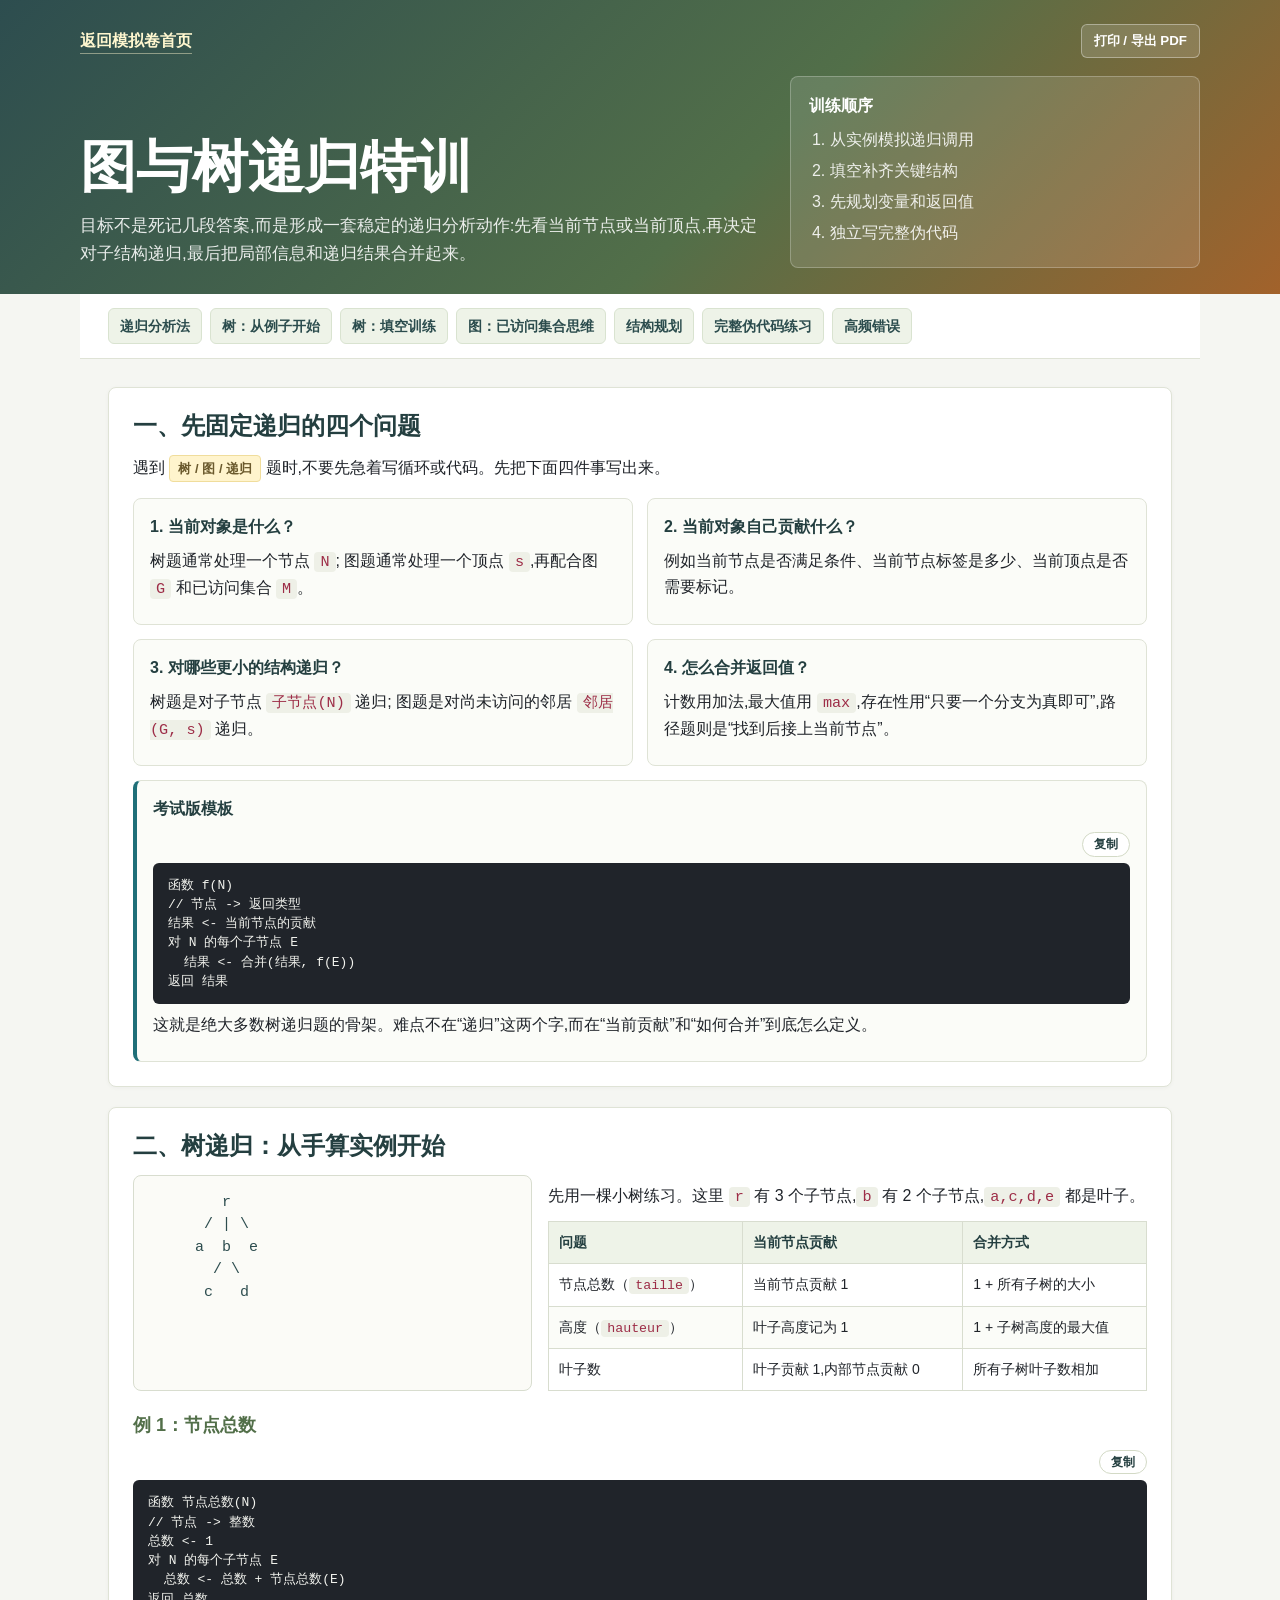
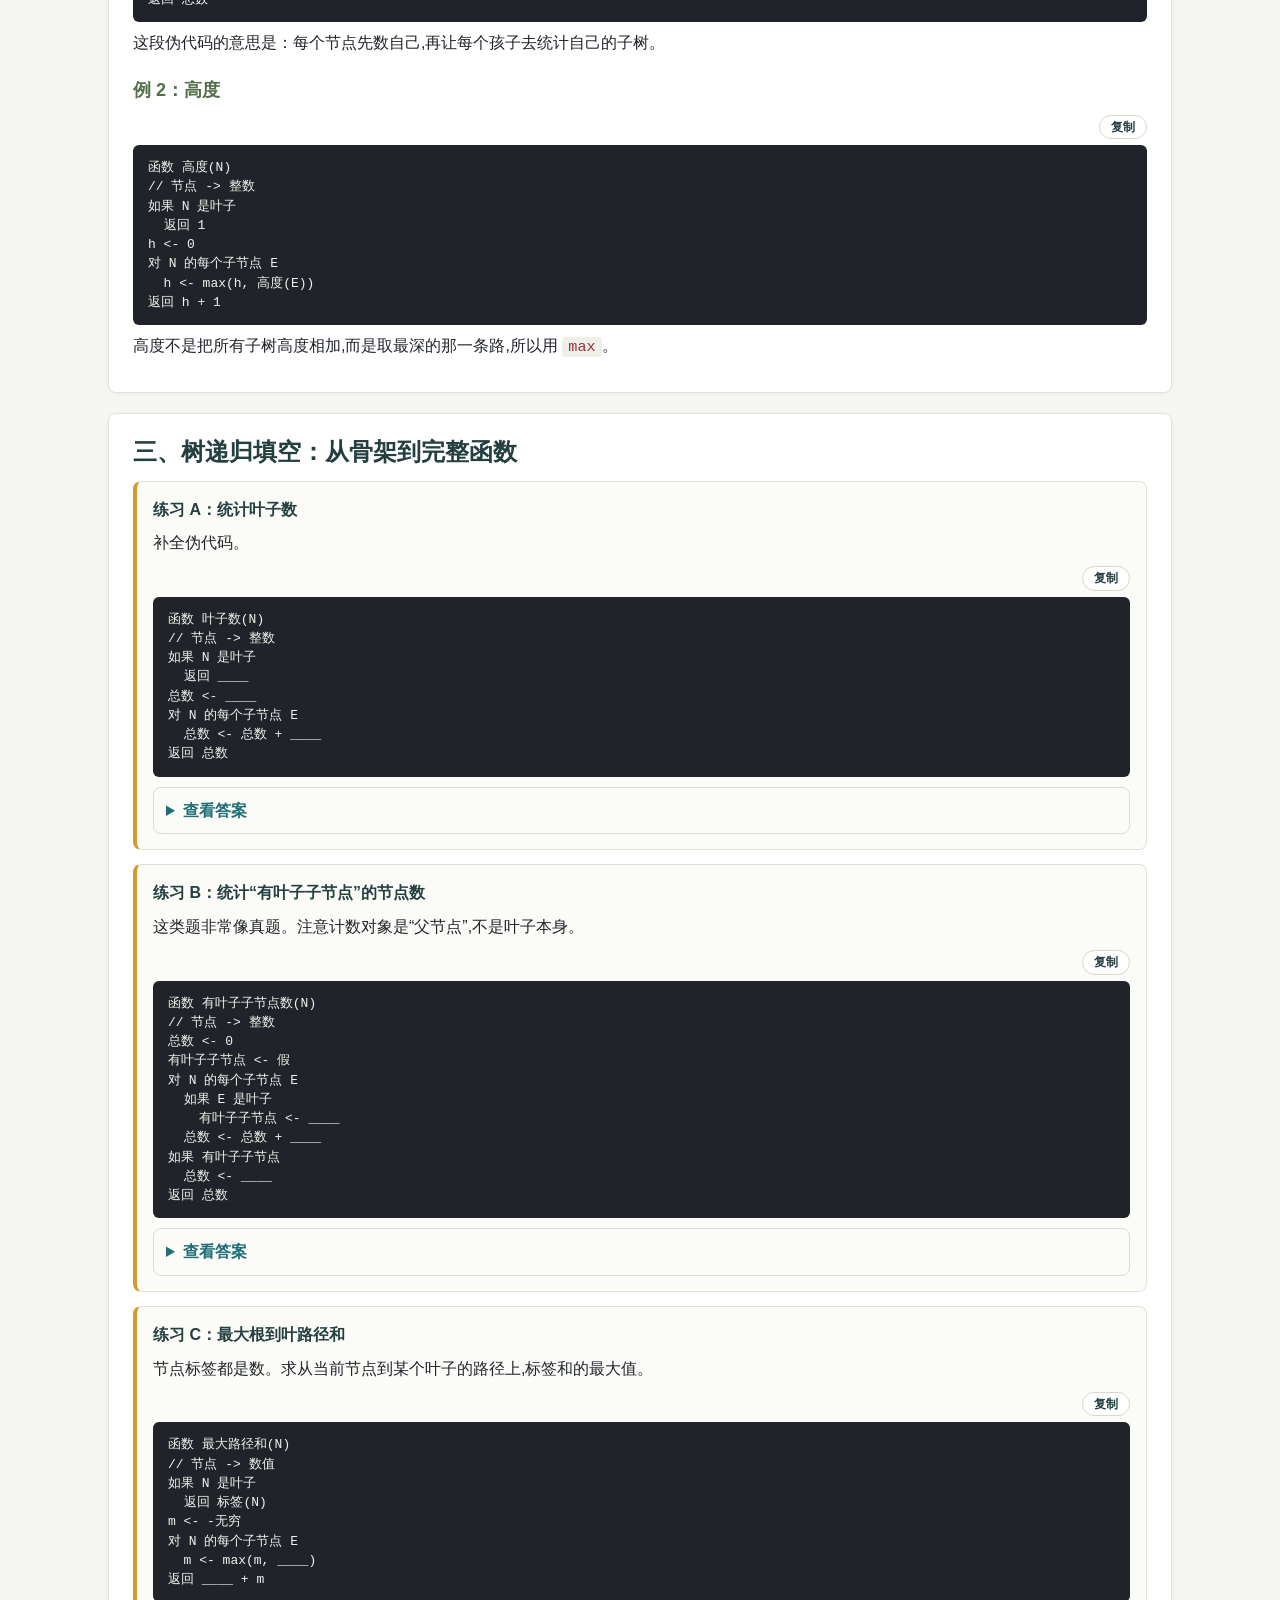
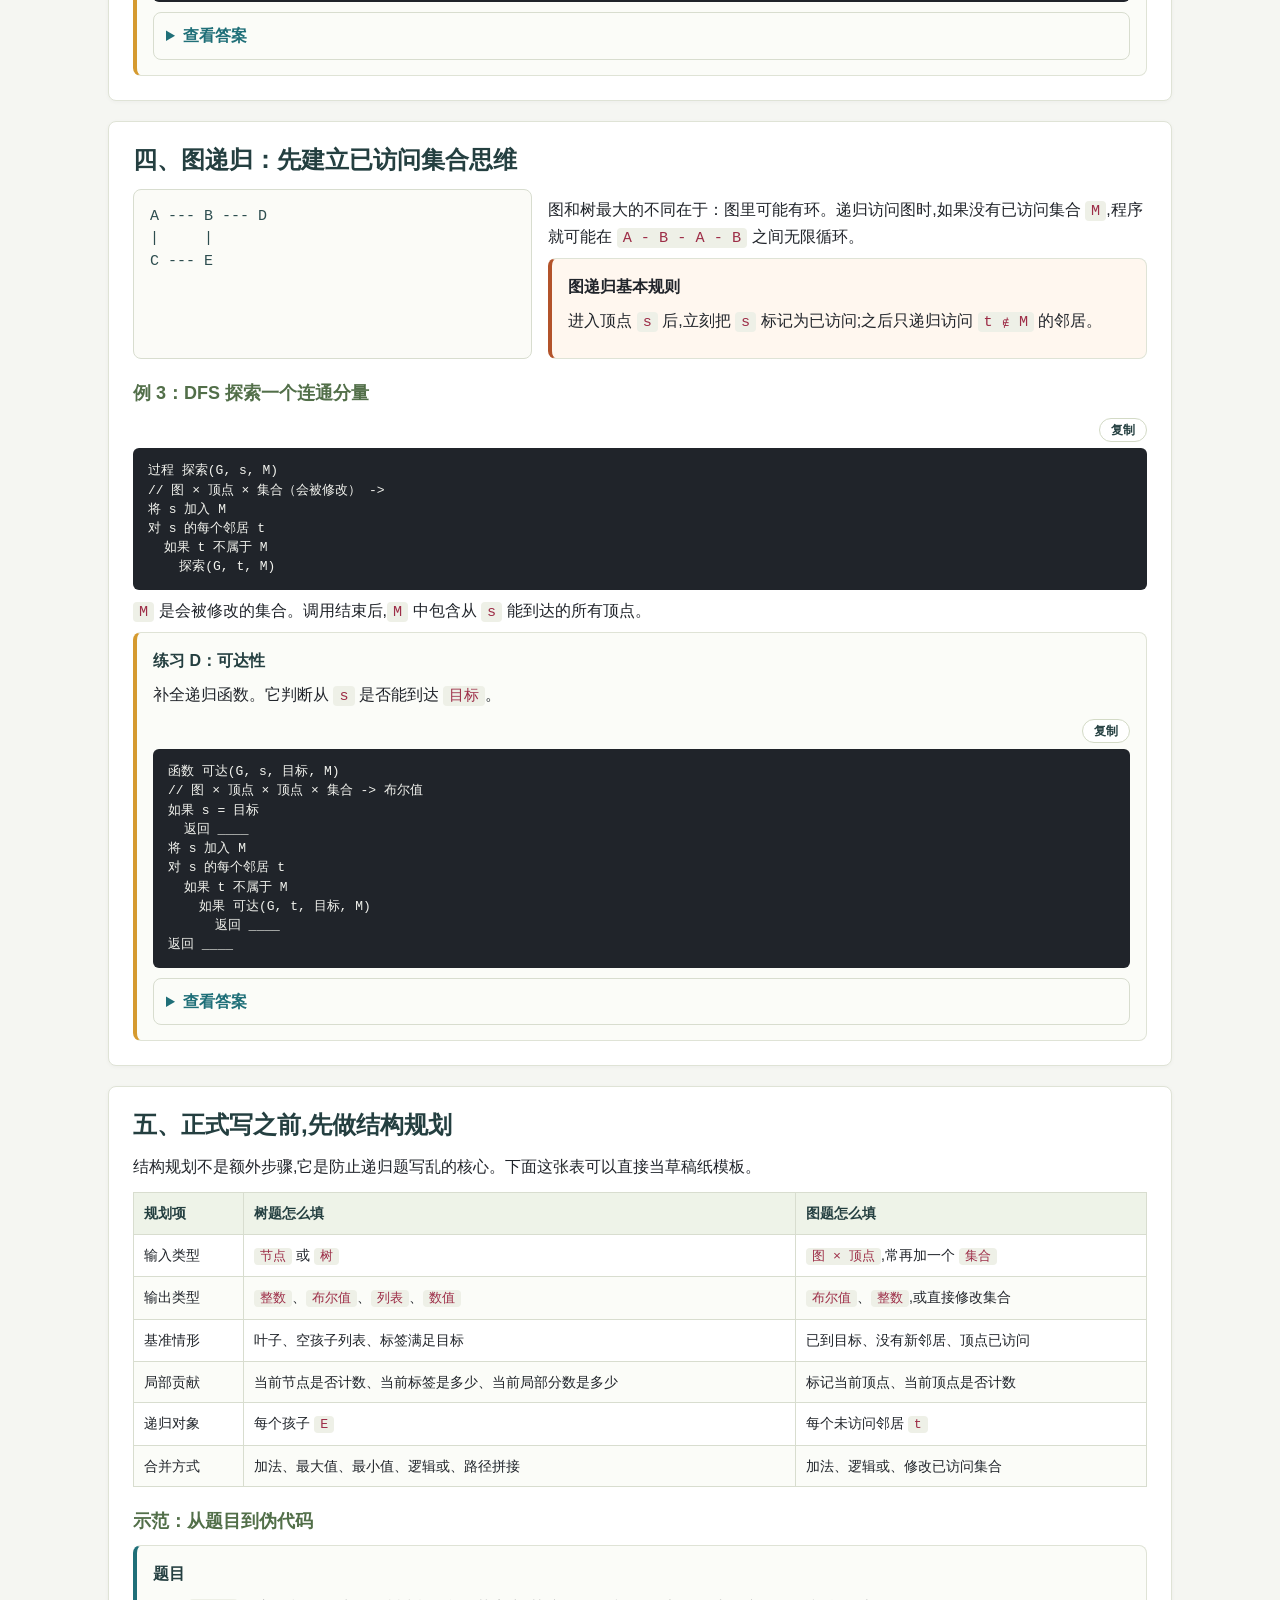
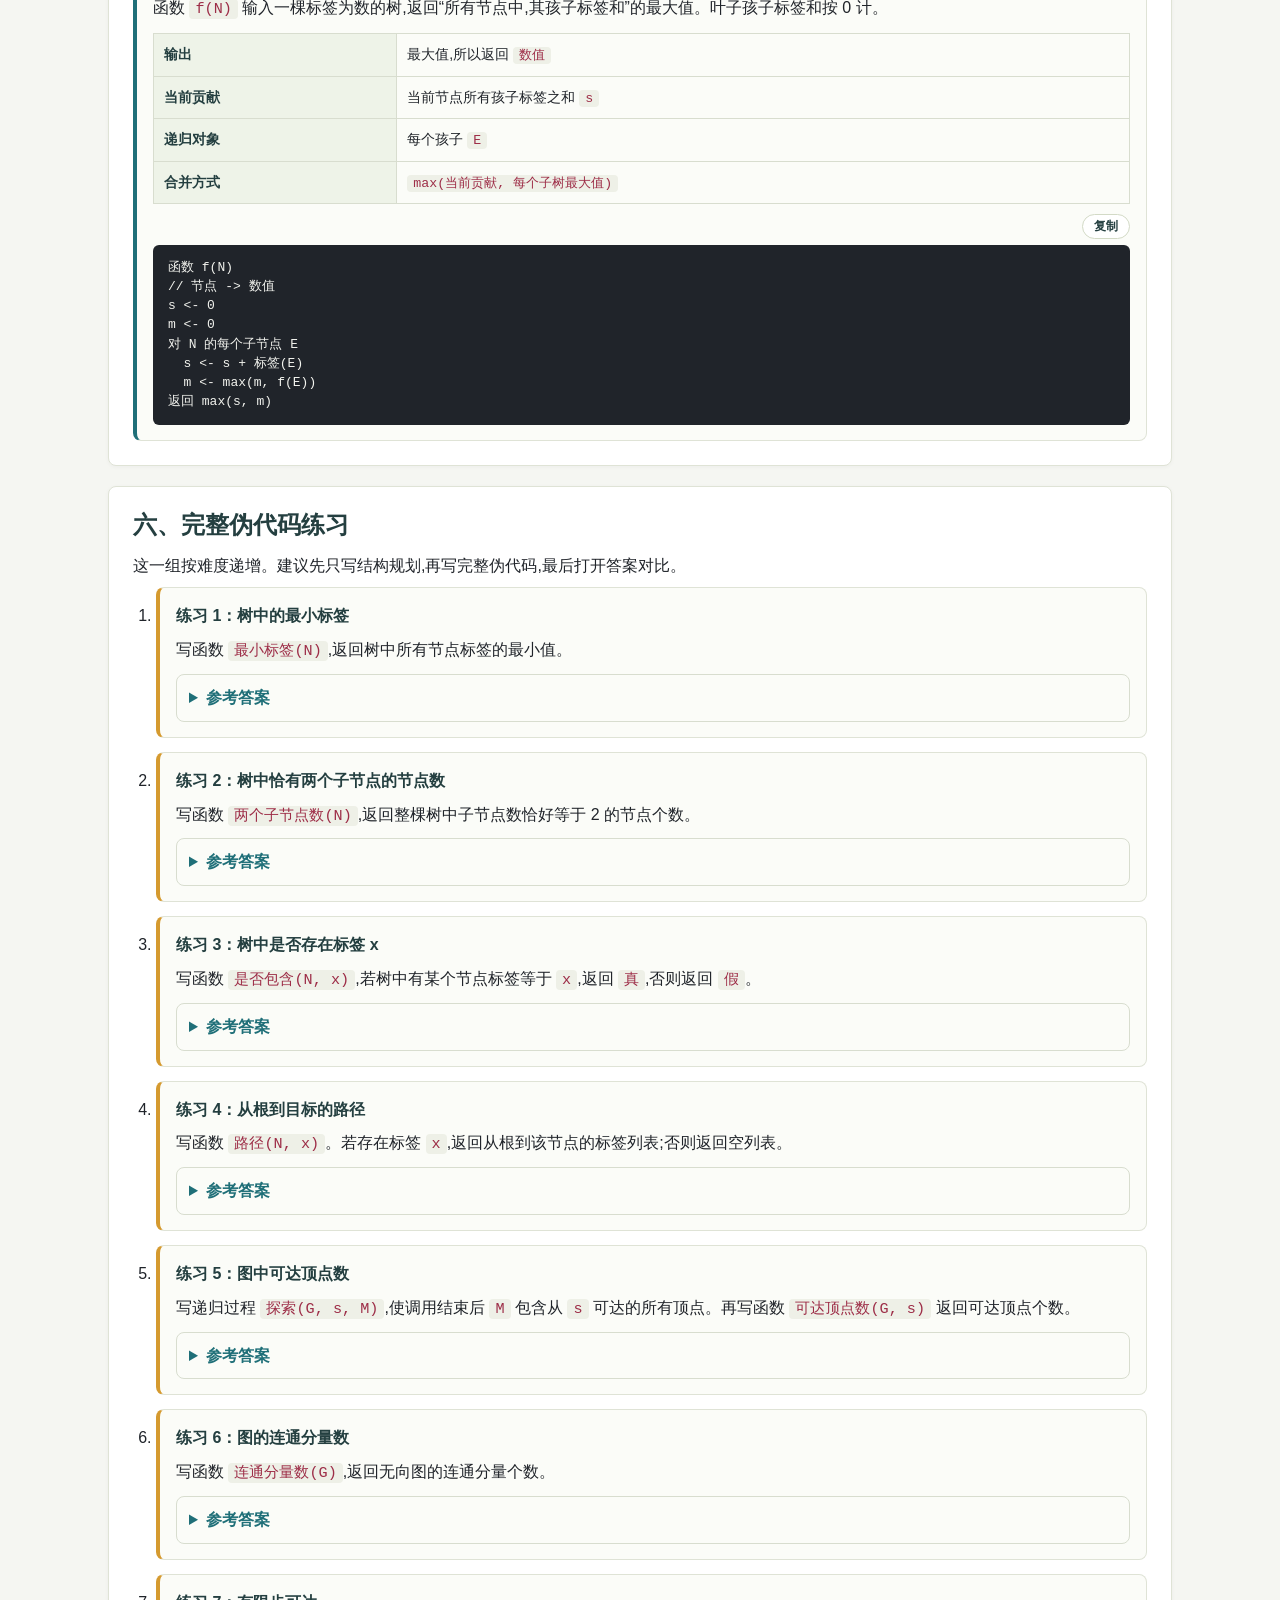
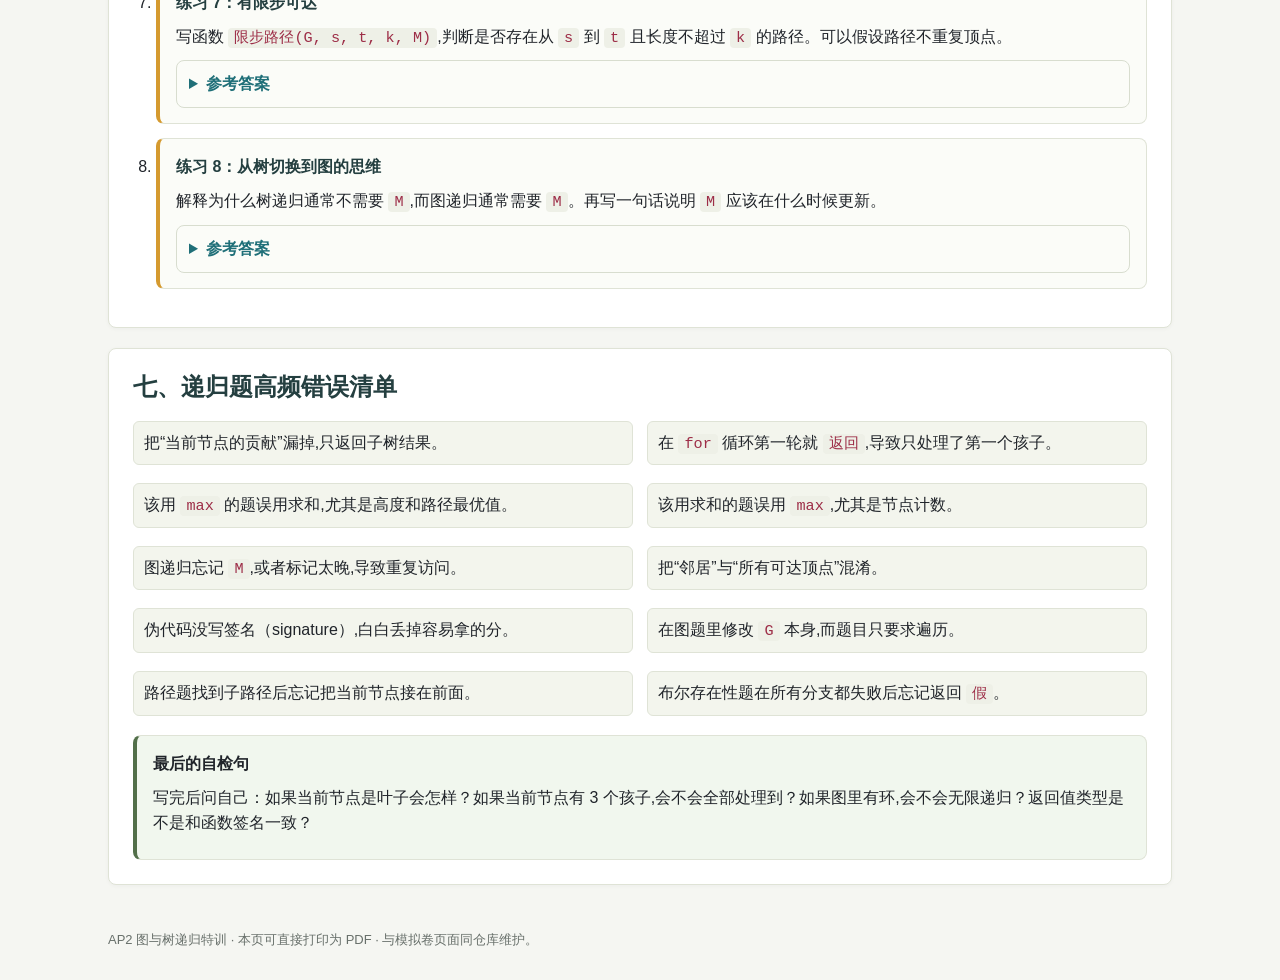
<file: recursion-training.html>
<!DOCTYPE html>
<html lang="zh-CN">
<head>
<meta charset="UTF-8">
<meta name="viewport" content="width=device-width, initial-scale=1.0">
<title>AP2 图与树递归特训</title>
<style>
* { box-sizing: border-box; }
html { scroll-behavior: smooth; }
body {
  margin: 0;
  font-family: -apple-system, BlinkMacSystemFont, "Segoe UI", "PingFang SC",
    "Microsoft YaHei", Roboto, sans-serif;
  color: #20242a;
  background: #f5f6f2;
  line-height: 1.62;
}
code, pre { font-family: "SF Mono", Consolas, "Courier New", monospace; }
code:not(pre code) {
  background: #eef0e7;
  color: #9d2d47;
  border-radius: 4px;
  padding: 1px 6px;
  font-size: 0.95em;
}
pre {
  margin: 10px 0 0;
  padding: 13px 15px;
  overflow-x: auto;
  border-radius: 6px;
  background: #20242a;
  color: #f2f3ee;
  font-size: 13px;
  line-height: 1.48;
}
pre.light {
  background: #fbfbf7;
  color: #20242a;
  border: 1px solid #dadfcd;
}
a { color: #1f6f78; text-decoration: none; }
a:hover { text-decoration: underline; }
header {
  color: #fff;
  background: linear-gradient(135deg, #2d4d4f, #526f49 58%, #a2622b);
  padding: 24px 28px 26px;
}
.topbar {
  display: flex;
  align-items: center;
  justify-content: space-between;
  gap: 16px;
  max-width: 1120px;
  margin: 0 auto 18px;
}
.topbar a {
  color: #fff7cf;
  font-weight: 650;
  border-bottom: 1px solid rgba(255,247,207,0.45);
}
.hero {
  max-width: 1120px;
  margin: 0 auto;
  display: grid;
  grid-template-columns: minmax(0, 1.25fr) minmax(280px, 0.75fr);
  gap: 26px;
  align-items: end;
}
h1 {
  margin: 0;
  font-size: clamp(30px, 5vw, 56px);
  line-height: 1.05;
  letter-spacing: 0;
}
.hero p {
  margin: 16px 0 0;
  max-width: 720px;
  color: rgba(255,255,255,0.88);
  font-size: 17px;
}
.hero-note {
  border: 1px solid rgba(255,255,255,0.24);
  background: rgba(255,255,255,0.12);
  border-radius: 8px;
  padding: 16px 18px;
}
.hero-note strong { display: block; margin-bottom: 8px; }
.hero-note ol { margin: 0; padding-left: 21px; color: rgba(255,255,255,0.88); }
nav.quick {
  max-width: 1120px;
  margin: 0 auto;
  padding: 14px 28px;
  display: flex;
  gap: 8px;
  flex-wrap: wrap;
  background: #ffffff;
  border-bottom: 1px solid #dfe3d6;
}
nav.quick a {
  display: inline-flex;
  align-items: center;
  min-height: 34px;
  padding: 6px 11px;
  border-radius: 6px;
  color: #2b4c4d;
  background: #eef3e8;
  border: 1px solid #d9e3d0;
  font-size: 14px;
  font-weight: 600;
}
main { max-width: 1120px; margin: 28px auto 44px; padding: 0 28px; }
section.band {
  background: #fff;
  border: 1px solid #dfe3d6;
  border-radius: 8px;
  padding: 24px;
  margin-bottom: 20px;
  box-shadow: 0 1px 4px rgba(32,36,42,0.04);
}
h2 {
  margin: 0 0 14px;
  font-size: 24px;
  line-height: 1.2;
  color: #243f40;
}
h3 {
  margin: 20px 0 8px;
  font-size: 18px;
  color: #526f49;
}
p { margin: 8px 0; }
ul, ol { margin: 8px 0; padding-left: 23px; }
li { margin: 5px 0; }
.grid-2 {
  display: grid;
  grid-template-columns: repeat(2, minmax(0, 1fr));
  gap: 14px;
}
.step, .exercise, .answer, .warning, .recipe {
  border-radius: 8px;
  border: 1px solid #dfe3d6;
  padding: 15px 16px;
  background: #fbfcf8;
}
.step strong, .exercise strong, .recipe strong { color: #243f40; }
.recipe { border-left: 4px solid #1f6f78; }
.warning { border-left: 4px solid #b3532a; background: #fff7ef; }
.answer { border-left: 4px solid #526f49; background: #f1f7ee; }
.exercise { border-left: 4px solid #d59a2f; }
.tagline {
  display: inline-block;
  color: #6b5a2d;
  background: #fff4cd;
  border: 1px solid #f0dd9c;
  border-radius: 4px;
  padding: 2px 8px;
  font-size: 13px;
  font-weight: 650;
  margin-bottom: 8px;
}
table {
  width: 100%;
  border-collapse: collapse;
  margin: 12px 0 0;
  font-size: 14px;
}
th, td { border: 1px solid #d8ddcf; padding: 9px 10px; vertical-align: top; }
th { background: #eef3e8; color: #243f40; text-align: left; }
tbody tr:nth-child(even) td { background: #fbfcf8; }
details {
  margin-top: 10px;
  border: 1px solid #d8ddcf;
  border-radius: 8px;
  background: #fbfcf8;
}
summary {
  cursor: pointer;
  padding: 10px 12px;
  color: #1f6f78;
  font-weight: 700;
}
details .inside { padding: 0 12px 12px; }
.diagram-row {
  display: grid;
  grid-template-columns: minmax(260px, 0.8fr) minmax(0, 1.2fr);
  gap: 16px;
  align-items: stretch;
}
.diagram {
  min-height: 100%;
  background: #fbfbf7;
  border: 1px solid #d8ddcf;
  border-radius: 8px;
  padding: 16px;
}
.tree-art, .graph-art {
  font-family: "SF Mono", Consolas, "Courier New", monospace;
  font-size: 15px;
  line-height: 1.5;
  white-space: pre;
  color: #2d4d4f;
}
.checklist {
  display: grid;
  grid-template-columns: repeat(2, minmax(0, 1fr));
  gap: 8px 14px;
  list-style: none;
  padding: 0;
}
.checklist li {
  padding: 8px 10px;
  background: #f3f5ed;
  border-radius: 6px;
  border: 1px solid #dfe3d6;
}
.practice-list > li { margin-bottom: 14px; }
footer {
  max-width: 1120px;
  margin: 0 auto 30px;
  padding: 0 28px;
  color: #68706b;
  font-size: 13px;
}
.print-button {
  border: 1px solid rgba(255,255,255,0.36);
  background: rgba(255,255,255,0.14);
  color: white;
  padding: 7px 12px;
  border-radius: 6px;
  cursor: pointer;
  font-weight: 650;
}
.copy-pre {
  position: relative;
  break-inside: avoid;
  page-break-inside: avoid;
}
.copy-pre-toolbar {
  display: flex;
  justify-content: flex-end;
  margin: 10px 0 6px;
}
.copy-pre-toolbar + pre {
  margin-top: 0;
}
.copy-pre-button {
  appearance: none;
  border: 1px solid #d3dac6;
  background: #ffffff;
  color: #243f40;
  border-radius: 999px;
  padding: 4px 11px;
  font: 600 12px/1.2 "Segoe UI", "PingFang SC", "Microsoft YaHei", sans-serif;
  cursor: pointer;
  transition: background-color 0.16s ease, border-color 0.16s ease, color 0.16s ease;
}
.copy-pre-button:hover {
  background: #f3f6ee;
  border-color: #9fb48e;
}
.copy-pre-button.copied {
  background: #e8f6ec;
  border-color: #7db28d;
  color: #1f6b3c;
}
.copy-pre-button.failed {
  background: #fff1ef;
  border-color: #d9867b;
  color: #a33a2b;
}
@media (max-width: 840px) {
  .hero, .diagram-row, .grid-2, .checklist { grid-template-columns: 1fr; }
  header { padding: 20px 18px; }
  nav.quick, main, footer { padding-left: 18px; padding-right: 18px; }
  .topbar { align-items: flex-start; flex-direction: column; }
}
@media print {
  body { background: white; }
  header { background: none; color: #111; padding: 0 0 10px; }
  .topbar, nav.quick, footer, .print-button, .copy-pre-toolbar { display: none !important; }
  .hero { display: block; }
  .hero p, .hero-note, h1 { color: #111; }
  main { max-width: none; margin: 0; padding: 0; }
  section.band { box-shadow: none; break-inside: avoid; page-break-inside: avoid; }
  details { break-inside: avoid; }
  details:not([open]) .inside { display: block; }
}
</style>
</head>
<body>
<header>
  <div class="topbar">
    <a href="index.html">返回模拟卷首页</a>
    <button class="print-button" onclick="window.print()">打印 / 导出 PDF</button>
  </div>
  <div class="hero">
    <div>
      <h1>图与树递归特训</h1>
      <p>目标不是死记几段答案,而是形成一套稳定的递归分析动作:先看当前节点或当前顶点,再决定对子结构递归,最后把局部信息和递归结果合并起来。</p>
    </div>
    <div class="hero-note">
      <strong>训练顺序</strong>
      <ol>
        <li>从实例模拟递归调用</li>
        <li>填空补齐关键结构</li>
        <li>先规划变量和返回值</li>
        <li>独立写完整伪代码</li>
      </ol>
    </div>
  </div>
</header>

<nav class="quick" aria-label="页面导航">
  <a href="#method">递归分析法</a>
  <a href="#tree-basic">树：从例子开始</a>
  <a href="#tree-fill">树：填空训练</a>
  <a href="#graph-basic">图：已访问集合思维</a>
  <a href="#planning">结构规划</a>
  <a href="#full-practice">完整伪代码练习</a>
  <a href="#mistakes">高频错误</a>
</nav>

<main>
  <section class="band" id="method">
    <h2>一、先固定递归的四个问题</h2>
    <p>遇到 <span class="tagline">树 / 图 / 递归</span> 题时,不要先急着写循环或代码。先把下面四件事写出来。</p>
    <div class="grid-2">
      <div class="step">
        <strong>1. 当前对象是什么？</strong>
        <p>树题通常处理一个节点 <code>N</code>; 图题通常处理一个顶点 <code>s</code>,再配合图 <code>G</code> 和已访问集合 <code>M</code>。</p>
      </div>
      <div class="step">
        <strong>2. 当前对象自己贡献什么？</strong>
        <p>例如当前节点是否满足条件、当前节点标签是多少、当前顶点是否需要标记。</p>
      </div>
      <div class="step">
        <strong>3. 对哪些更小的结构递归？</strong>
        <p>树题是对子节点 <code>子节点(N)</code> 递归; 图题是对尚未访问的邻居 <code>邻居(G, s)</code> 递归。</p>
      </div>
      <div class="step">
        <strong>4. 怎么合并返回值？</strong>
        <p>计数用加法,最大值用 <code>max</code>,存在性用“只要一个分支为真即可”,路径题则是“找到后接上当前节点”。</p>
      </div>
    </div>
    <div class="recipe" style="margin-top:14px">
      <strong>考试版模板</strong>
      <pre><code>函数 f(N)
// 节点 -&gt; 返回类型
结果 &lt;- 当前节点的贡献
对 N 的每个子节点 E
  结果 &lt;- 合并(结果, f(E))
返回 结果</code></pre>
      <p>这就是绝大多数树递归题的骨架。难点不在“递归”这两个字,而在“当前贡献”和“如何合并”到底怎么定义。</p>
    </div>
  </section>

  <section class="band" id="tree-basic">
    <h2>二、树递归：从手算实例开始</h2>
    <div class="diagram-row">
      <div class="diagram"><div class="tree-art">        r
      / | \
     a  b  e
       / \
      c   d</div></div>
      <div>
        <p>先用一棵小树练习。这里 <code>r</code> 有 3 个子节点,<code>b</code> 有 2 个子节点,<code>a,c,d,e</code> 都是叶子。</p>
        <table>
          <thead><tr><th>问题</th><th>当前节点贡献</th><th>合并方式</th></tr></thead>
          <tbody>
            <tr><td>节点总数（<code>taille</code>）</td><td>当前节点贡献 1</td><td>1 + 所有子树的大小</td></tr>
            <tr><td>高度（<code>hauteur</code>）</td><td>叶子高度记为 1</td><td>1 + 子树高度的最大值</td></tr>
            <tr><td>叶子数</td><td>叶子贡献 1,内部节点贡献 0</td><td>所有子树叶子数相加</td></tr>
          </tbody>
        </table>
      </div>
    </div>
    <h3>例 1：节点总数</h3>
    <pre><code>函数 节点总数(N)
// 节点 -&gt; 整数
总数 &lt;- 1
对 N 的每个子节点 E
  总数 &lt;- 总数 + 节点总数(E)
返回 总数</code></pre>
    <p>这段伪代码的意思是：每个节点先数自己,再让每个孩子去统计自己的子树。</p>
    <h3>例 2：高度</h3>
    <pre><code>函数 高度(N)
// 节点 -&gt; 整数
如果 N 是叶子
  返回 1
h &lt;- 0
对 N 的每个子节点 E
  h &lt;- max(h, 高度(E))
返回 h + 1</code></pre>
    <p>高度不是把所有子树高度相加,而是取最深的那一条路,所以用 <code>max</code>。</p>
  </section>

  <section class="band" id="tree-fill">
    <h2>三、树递归填空：从骨架到完整函数</h2>
    <div class="exercise">
      <strong>练习 A：统计叶子数</strong>
      <p>补全伪代码。</p>
      <pre><code>函数 叶子数(N)
// 节点 -&gt; 整数
如果 N 是叶子
  返回 ____
总数 &lt;- ____
对 N 的每个子节点 E
  总数 &lt;- 总数 + ____
返回 总数</code></pre>
      <details><summary>查看答案</summary><div class="inside">
        <pre><code>函数 叶子数(N)
// 节点 -&gt; 整数
如果 N 是叶子
  返回 1
总数 &lt;- 0
对 N 的每个子节点 E
  总数 &lt;- 总数 + 叶子数(E)
返回 总数</code></pre>
        <p>叶子自己就是一个叶子;内部节点只负责把各子树结果加起来。</p>
      </div></details>
    </div>
    <div class="exercise" style="margin-top:14px">
      <strong>练习 B：统计“有叶子子节点”的节点数</strong>
      <p>这类题非常像真题。注意计数对象是“父节点”,不是叶子本身。</p>
      <pre><code>函数 有叶子子节点数(N)
// 节点 -&gt; 整数
总数 &lt;- 0
有叶子子节点 &lt;- 假
对 N 的每个子节点 E
  如果 E 是叶子
    有叶子子节点 &lt;- ____
  总数 &lt;- 总数 + ____
如果 有叶子子节点
  总数 &lt;- ____
返回 总数</code></pre>
      <details><summary>查看答案</summary><div class="inside">
        <pre><code>函数 有叶子子节点数(N)
// 节点 -&gt; 整数
总数 &lt;- 0
有叶子子节点 &lt;- 假
对 N 的每个子节点 E
  如果 E 是叶子
    有叶子子节点 &lt;- 真
  总数 &lt;- 总数 + 有叶子子节点数(E)
如果 有叶子子节点
  总数 &lt;- 总数 + 1
返回 总数</code></pre>
        <p>先看当前节点是否有叶子孩子,同时递归累计每个孩子子树中的答案。</p>
      </div></details>
    </div>
    <div class="exercise" style="margin-top:14px">
      <strong>练习 C：最大根到叶路径和</strong>
      <p>节点标签都是数。求从当前节点到某个叶子的路径上,标签和的最大值。</p>
      <pre><code>函数 最大路径和(N)
// 节点 -&gt; 数值
如果 N 是叶子
  返回 标签(N)
m &lt;- -无穷
对 N 的每个子节点 E
  m &lt;- max(m, ____)
返回 ____ + m</code></pre>
      <details><summary>查看答案</summary><div class="inside">
        <pre><code>函数 最大路径和(N)
// 节点 -&gt; 数值
如果 N 是叶子
  返回 标签(N)
m &lt;- -无穷
对 N 的每个子节点 E
  m &lt;- max(m, 最大路径和(E))
返回 标签(N) + m</code></pre>
        <p>路径只能选择一个孩子继续往下,所以合并方式是 <code>max</code>,不是求和。</p>
      </div></details>
    </div>
  </section>

  <section class="band" id="graph-basic">
    <h2>四、图递归：先建立已访问集合思维</h2>
    <div class="diagram-row">
      <div class="diagram"><div class="graph-art">A --- B --- D
|     |
C --- E</div></div>
      <div>
        <p>图和树最大的不同在于：图里可能有环。递归访问图时,如果没有已访问集合 <code>M</code>,程序就可能在 <code>A - B - A - B</code> 之间无限循环。</p>
        <div class="warning"><strong>图递归基本规则</strong><p>进入顶点 <code>s</code> 后,立刻把 <code>s</code> 标记为已访问;之后只递归访问 <code>t ∉ M</code> 的邻居。</p></div>
      </div>
    </div>
    <h3>例 3：DFS 探索一个连通分量</h3>
    <pre><code>过程 探索(G, s, M)
// 图 × 顶点 × 集合（会被修改） -&gt;
将 s 加入 M
对 s 的每个邻居 t
  如果 t 不属于 M
    探索(G, t, M)</code></pre>
    <p><code>M</code> 是会被修改的集合。调用结束后,<code>M</code> 中包含从 <code>s</code> 能到达的所有顶点。</p>
    <div class="exercise">
      <strong>练习 D：可达性</strong>
      <p>补全递归函数。它判断从 <code>s</code> 是否能到达 <code>目标</code>。</p>
      <pre><code>函数 可达(G, s, 目标, M)
// 图 × 顶点 × 顶点 × 集合 -&gt; 布尔值
如果 s = 目标
  返回 ____
将 s 加入 M
对 s 的每个邻居 t
  如果 t 不属于 M
    如果 可达(G, t, 目标, M)
      返回 ____
返回 ____</code></pre>
      <details><summary>查看答案</summary><div class="inside">
        <pre><code>函数 可达(G, s, 目标, M)
// 图 × 顶点 × 顶点 × 集合 -&gt; 布尔值
如果 s = 目标
  返回 真
将 s 加入 M
对 s 的每个邻居 t
  如果 t 不属于 M
    如果 可达(G, t, 目标, M)
      返回 真
返回 假</code></pre>
        <p>存在性问题的写法是：“只要找到一个成功分支,就立刻返回 <code>真</code>。”只有所有分支都失败时,才返回 <code>假</code>。</p>
      </div></details>
    </div>
  </section>

  <section class="band" id="planning">
    <h2>五、正式写之前,先做结构规划</h2>
    <p>结构规划不是额外步骤,它是防止递归题写乱的核心。下面这张表可以直接当草稿纸模板。</p>
    <table>
      <thead><tr><th>规划项</th><th>树题怎么填</th><th>图题怎么填</th></tr></thead>
      <tbody>
        <tr><td>输入类型</td><td><code>节点</code> 或 <code>树</code></td><td><code>图 × 顶点</code>,常再加一个 <code>集合</code></td></tr>
        <tr><td>输出类型</td><td><code>整数</code>、<code>布尔值</code>、<code>列表</code>、<code>数值</code></td><td><code>布尔值</code>、<code>整数</code>,或直接修改集合</td></tr>
        <tr><td>基准情形</td><td>叶子、空孩子列表、标签满足目标</td><td>已到目标、没有新邻居、顶点已访问</td></tr>
        <tr><td>局部贡献</td><td>当前节点是否计数、当前标签是多少、当前局部分数是多少</td><td>标记当前顶点、当前顶点是否计数</td></tr>
        <tr><td>递归对象</td><td>每个孩子 <code>E</code></td><td>每个未访问邻居 <code>t</code></td></tr>
        <tr><td>合并方式</td><td>加法、最大值、最小值、逻辑或、路径拼接</td><td>加法、逻辑或、修改已访问集合</td></tr>
      </tbody>
    </table>
    <h3>示范：从题目到伪代码</h3>
    <div class="recipe">
      <strong>题目</strong>
      <p>函数 <code>f(N)</code> 输入一棵标签为数的树,返回“所有节点中,其孩子标签和”的最大值。叶子孩子标签和按 0 计。</p>
      <table><tbody>
        <tr><th>输出</th><td>最大值,所以返回 <code>数值</code></td></tr>
        <tr><th>当前贡献</th><td>当前节点所有孩子标签之和 <code>s</code></td></tr>
        <tr><th>递归对象</th><td>每个孩子 <code>E</code></td></tr>
        <tr><th>合并方式</th><td><code>max(当前贡献, 每个子树最大值)</code></td></tr>
      </tbody></table>
      <pre><code>函数 f(N)
// 节点 -&gt; 数值
s &lt;- 0
m &lt;- 0
对 N 的每个子节点 E
  s &lt;- s + 标签(E)
  m &lt;- max(m, f(E))
返回 max(s, m)</code></pre>
    </div>
  </section>

  <section class="band" id="full-practice">
    <h2>六、完整伪代码练习</h2>
    <p>这一组按难度递增。建议先只写结构规划,再写完整伪代码,最后打开答案对比。</p>
    <ol class="practice-list">
      <li><div class="exercise"><strong>练习 1：树中的最小标签</strong><p>写函数 <code>最小标签(N)</code>,返回树中所有节点标签的最小值。</p><details><summary>参考答案</summary><div class="inside"><pre><code>函数 最小标签(N)
// 节点 -&gt; 数值
m &lt;- 标签(N)
对 N 的每个子节点 E
  m &lt;- min(m, 最小标签(E))
返回 m</code></pre></div></details></div></li>
      <li><div class="exercise"><strong>练习 2：树中恰有两个子节点的节点数</strong><p>写函数 <code>两个子节点数(N)</code>,返回整棵树中子节点数恰好等于 2 的节点个数。</p><details><summary>参考答案</summary><div class="inside"><pre><code>函数 两个子节点数(N)
// 节点 -&gt; 整数
计数 &lt;- 0
如果 子节点个数(N) = 2
  计数 &lt;- 1
对 N 的每个子节点 E
  计数 &lt;- 计数 + 两个子节点数(E)
返回 计数</code></pre></div></details></div></li>
      <li><div class="exercise"><strong>练习 3：树中是否存在标签 x</strong><p>写函数 <code>是否包含(N, x)</code>,若树中有某个节点标签等于 <code>x</code>,返回 <code>真</code>,否则返回 <code>假</code>。</p><details><summary>参考答案</summary><div class="inside"><pre><code>函数 是否包含(N, x)
// 节点 × 标签 -&gt; 布尔值
如果 标签(N) = x
  返回 真
对 N 的每个子节点 E
  如果 是否包含(E, x)
    返回 真
返回 假</code></pre></div></details></div></li>
      <li><div class="exercise"><strong>练习 4：从根到目标的路径</strong><p>写函数 <code>路径(N, x)</code>。若存在标签 <code>x</code>,返回从根到该节点的标签列表;否则返回空列表。</p><details><summary>参考答案</summary><div class="inside"><pre><code>函数 路径(N, x)
// 节点 × 标签 -&gt; 列表
如果 标签(N) = x
  返回 [x]
对 N 的每个子节点 E
  C &lt;- 路径(E, x)
  如果 C 非空
    返回 [标签(N)] + C
返回 []</code></pre><p>这是“存在性 + 返回结构”的题。找到子树中的路径后,要把当前根节点接到前面。</p></div></details></div></li>
      <li><div class="exercise"><strong>练习 5：图中可达顶点数</strong><p>写递归过程 <code>探索(G, s, M)</code>,使调用结束后 <code>M</code> 包含从 <code>s</code> 可达的所有顶点。再写函数 <code>可达顶点数(G, s)</code> 返回可达顶点个数。</p><details><summary>参考答案</summary><div class="inside"><pre><code>过程 探索(G, s, M)
// 图 × 顶点 × 集合（会被修改） -&gt;
将 s 加入 M
对 s 的每个邻居 t
  如果 t 不属于 M
    探索(G, t, M)

函数 可达顶点数(G, s)
// 图 × 顶点 -&gt; 整数
M &lt;- 空集合()
探索(G, s, M)
返回 元素个数(M)</code></pre></div></details></div></li>
      <li><div class="exercise"><strong>练习 6：图的连通分量数</strong><p>写函数 <code>连通分量数(G)</code>,返回无向图的连通分量个数。</p><details><summary>参考答案</summary><div class="inside"><pre><code>函数 连通分量数(G)
// 图 -&gt; 整数
M &lt;- 空集合()
n &lt;- 0
对 G 的每个顶点 s
  如果 s 不属于 M
    n &lt;- n + 1
    探索(G, s, M)
返回 n</code></pre><p>每遇到一个还没访问过的顶点,就说明发现了一个新的连通分量,然后用 DFS 一次性标记整个分量。</p></div></details></div></li>
      <li><div class="exercise"><strong>练习 7：有限步可达</strong><p>写函数 <code>限步路径(G, s, t, k, M)</code>,判断是否存在从 <code>s</code> 到 <code>t</code> 且长度不超过 <code>k</code> 的路径。可以假设路径不重复顶点。</p><details><summary>参考答案</summary><div class="inside"><pre><code>函数 限步路径(G, s, t, k, M)
// 图 × 顶点 × 顶点 × 整数 × 集合 -&gt; 布尔值
如果 s = t
  返回 真
如果 k = 0
  返回 假
将 s 加入 M
对 s 的每个邻居 u
  如果 u 不属于 M
    如果 限步路径(G, u, t, k - 1, M)
      返回 真
返回 假</code></pre><p>这里 <code>k</code> 是递归规模。每走过一条边,就把 <code>k</code> 减 1。</p></div></details></div></li>
      <li><div class="exercise"><strong>练习 8：从树切换到图的思维</strong><p>解释为什么树递归通常不需要 <code>M</code>,而图递归通常需要 <code>M</code>。再写一句话说明 <code>M</code> 应该在什么时候更新。</p><details><summary>参考答案</summary><div class="inside answer"><p>树天然不会沿着子节点方向回到父节点形成环,而且每个节点通常只有唯一父节点,所以沿子节点递归时不会无限绕圈。图则可能有环,例如 <code>A-B-A</code>,因此必须记录已经访问过的顶点。</p><p>进入顶点后就应尽早把它加入 <code>M</code>,通常是在递归函数一开始、遍历邻居之前。</p></div></details></div></li>
    </ol>
  </section>

  <section class="band" id="mistakes">
    <h2>七、递归题高频错误清单</h2>
    <ul class="checklist">
      <li>把“当前节点的贡献”漏掉,只返回子树结果。</li>
      <li>在 <code>for</code> 循环第一轮就 <code>返回</code>,导致只处理了第一个孩子。</li>
      <li>该用 <code>max</code> 的题误用求和,尤其是高度和路径最优值。</li>
      <li>该用求和的题误用 <code>max</code>,尤其是节点计数。</li>
      <li>图递归忘记 <code>M</code>,或者标记太晚,导致重复访问。</li>
      <li>把“邻居”与“所有可达顶点”混淆。</li>
      <li>伪代码没写签名（signature）,白白丢掉容易拿的分。</li>
      <li>在图题里修改 <code>G</code> 本身,而题目只要求遍历。</li>
      <li>路径题找到子路径后忘记把当前节点接在前面。</li>
      <li>布尔存在性题在所有分支都失败后忘记返回 <code>假</code>。</li>
    </ul>
    <div class="answer" style="margin-top:14px"><strong>最后的自检句</strong><p>写完后问自己：如果当前节点是叶子会怎样？如果当前节点有 3 个孩子,会不会全部处理到？如果图里有环,会不会无限递归？返回值类型是不是和函数签名一致？</p></div>
  </section>
</main>

<footer>
  AP2 图与树递归特训 · 本页可直接打印为 PDF · 与模拟卷页面同仓库维护。
</footer>

<script>
function setupCopyButtons() {
  document.querySelectorAll('pre').forEach((pre) => {
    if (pre.dataset.copyReady === 'true') {
      return;
    }

    pre.dataset.copyReady = 'true';

    const wrapper = document.createElement('div');
    wrapper.className = 'copy-pre';

    const toolbar = document.createElement('div');
    toolbar.className = 'copy-pre-toolbar';

    const button = document.createElement('button');
    button.type = 'button';
    button.className = 'copy-pre-button';
    button.textContent = '复制';

    button.addEventListener('click', async () => {
      const text = pre.textContent.replace(/\u00a0/g, ' ');
      try {
        if (navigator.clipboard && window.isSecureContext) {
          await navigator.clipboard.writeText(text);
        } else {
          const area = document.createElement('textarea');
          area.value = text;
          area.setAttribute('readonly', '');
          area.style.position = 'fixed';
          area.style.opacity = '0';
          area.style.pointerEvents = 'none';
          document.body.appendChild(area);
          area.focus();
          area.select();
          const ok = document.execCommand('copy');
          document.body.removeChild(area);
          if (!ok) {
            throw new Error('copy_failed');
          }
        }
        button.textContent = '已复制';
        button.classList.remove('failed');
        button.classList.add('copied');
      } catch (error) {
        button.textContent = '复制失败';
        button.classList.remove('copied');
        button.classList.add('failed');
      }

      window.clearTimeout(button._resetTimer);
      button._resetTimer = window.setTimeout(() => {
        button.textContent = '复制';
        button.classList.remove('copied', 'failed');
      }, 1600);
    });

    toolbar.appendChild(button);
    pre.parentNode.insertBefore(wrapper, pre);
    wrapper.appendChild(toolbar);
    wrapper.appendChild(pre);
  });
}

if (document.readyState === 'loading') {
  document.addEventListener('DOMContentLoaded', setupCopyButtons, { once: true });
} else {
  setupCopyButtons();
}
</script>
</body>
</html>
</file>
